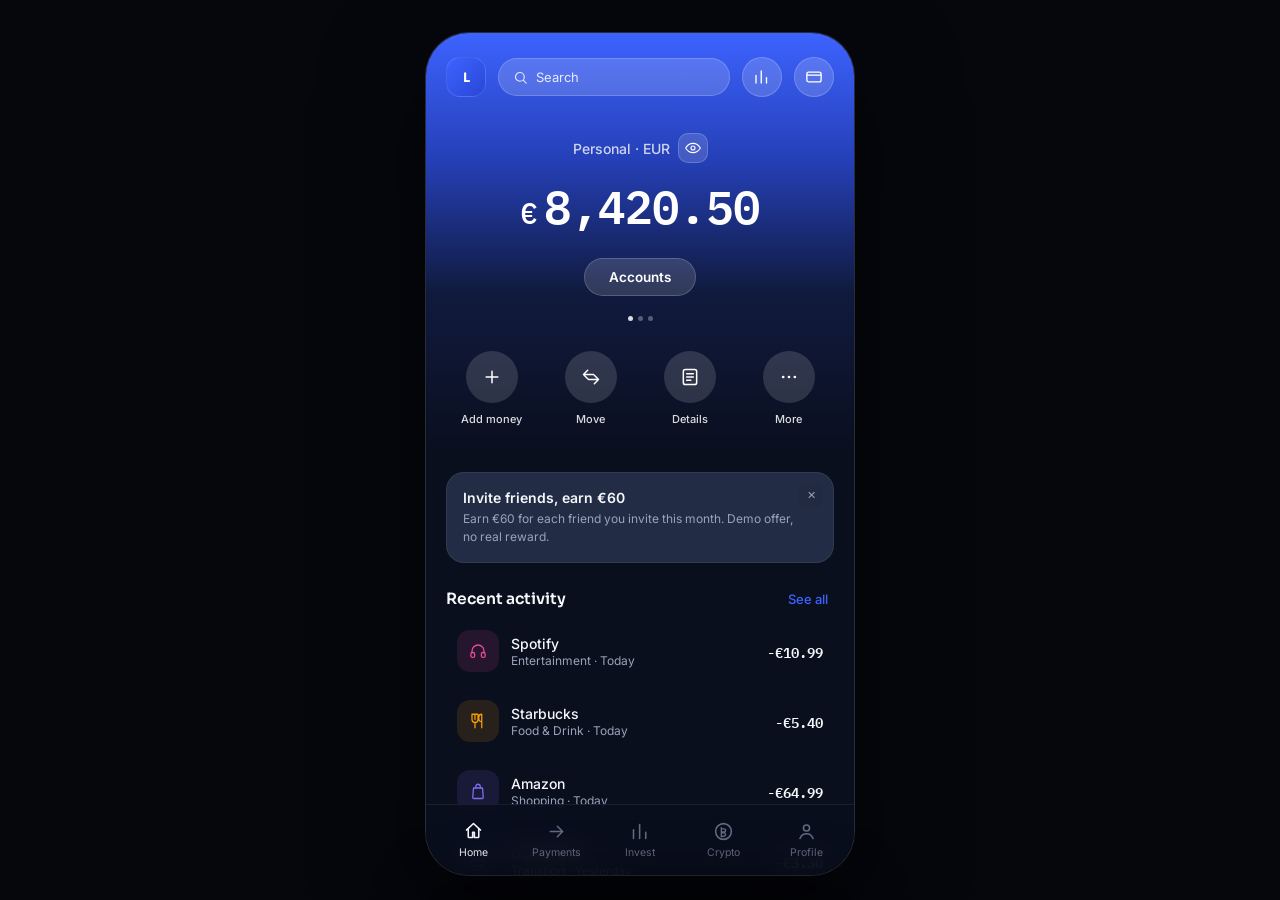
<file: index.html>
<!DOCTYPE html>
<html lang="en">
<head>
<meta charset="UTF-8">
<meta name="viewport" content="width=device-width, initial-scale=1.0, viewport-fit=cover">
<meta name="theme-color" content="#3D63FF">
<title>Nimbus — Banking, simplified</title>
<link rel="preconnect" href="https://fonts.googleapis.com">
<link href="https://fonts.googleapis.com/css2?family=Sora:wght@400;500;600;700;800&family=Inter:wght@400;500;600;700&family=IBM+Plex+Mono:wght@400;500;600;700&display=swap" rel="stylesheet">
<link rel="stylesheet" href="style.css">
</head>
<body>

<div class="app-shell">

  <!-- ===================== TOASTS ===================== -->
  <div class="toast-stack" id="toastStack"></div>

  <!-- ===================== SCREEN: HOME ===================== -->
  <section class="screen active" id="screen-home" data-screen="home">
    <div class="hero-zone">
      <header class="topbar topbar-hero">
        <button class="avatar-btn" data-nav="profile" aria-label="Open profile">
          <span class="avatar-initials" id="avatarInitials">LH</span>
        </button>
        <button class="search-pill" id="searchPillBtn" aria-label="Search">
          <svg width="15" height="15" viewBox="0 0 24 24" fill="none"><circle cx="11" cy="11" r="7" stroke="currentColor" stroke-width="1.8"/><path d="M21 21l-4.3-4.3" stroke="currentColor" stroke-width="1.8" stroke-linecap="round"/></svg>
          <span>Search</span>
        </button>
        <button class="icon-btn icon-btn-ghost" data-nav="analytics" aria-label="Analytics">
          <svg width="18" height="18" viewBox="0 0 24 24" fill="none"><path d="M4 20V10M11 20V4M18 20v-7" stroke="currentColor" stroke-width="1.8" stroke-linecap="round" stroke-linejoin="round"/></svg>
        </button>
        <button class="icon-btn icon-btn-ghost" data-nav="cards" aria-label="Cards">
          <svg width="18" height="18" viewBox="0 0 24 24" fill="none"><rect x="2.5" y="5.5" width="19" height="13" rx="2.5" stroke="currentColor" stroke-width="1.8"/><path d="M2.5 9.5h19" stroke="currentColor" stroke-width="1.8"/></svg>
        </button>
      </header>

      <div class="balance-hero" id="balanceCard">
        <div class="balance-hero-eyebrow-row">
          <span class="balance-hero-eyebrow" id="balanceSub">Personal · EUR</span>
          <button class="eye-btn" id="eyeBtn" aria-label="Toggle balance visibility">
            <svg id="eyeIconOpen" width="16" height="16" viewBox="0 0 24 24" fill="none"><path d="M1 12s4-7 11-7 11 7 11 7-4 7-11 7-11-7-11-7Z" stroke="currentColor" stroke-width="1.7" stroke-linejoin="round"/><circle cx="12" cy="12" r="3" stroke="currentColor" stroke-width="1.7"/></svg>
            <svg id="eyeIconClosed" width="16" height="16" viewBox="0 0 24 24" fill="none" style="display:none"><path d="M3 3l18 18M10.6 10.7a3 3 0 0 0 4.2 4.2M6.6 6.8C4 8.4 2 12 2 12s4 7 11 7c1.9 0 3.6-.5 5-1.2M17.7 17.8C20 16.1 22 12 22 12s-1.6-2.8-4.3-4.8" stroke="currentColor" stroke-width="1.7" stroke-linecap="round" stroke-linejoin="round"/></svg>
          </button>
        </div>
        <div class="balance-hero-amount-row">
          <span class="balance-currency" id="balanceCurrencySymbol">€</span>
          <span class="balance-amount" id="balanceAmount">0.00</span>
        </div>
        <button class="accounts-pill" id="accountsPillBtn">Accounts</button>
        <div class="carousel-dots"><span class="dot active"></span><span class="dot"></span><span class="dot"></span></div>
      </div>

      <div class="quick-actions quick-actions-4">
        <button class="qa-btn" id="qaAddMoney" data-action="addmoney">
          <span class="qa-icon"><svg width="20" height="20" viewBox="0 0 24 24" fill="none"><path d="M12 5v14M5 12h14" stroke="currentColor" stroke-width="1.8" stroke-linecap="round"/></svg></span>
          <span>Add money</span>
        </button>
        <button class="qa-btn" id="qaMove">
          <span class="qa-icon"><svg width="20" height="20" viewBox="0 0 24 24" fill="none"><path d="M8 4l-5 5 5 5M3 9h12M16 20l5-5-5-5M21 15H9" stroke="currentColor" stroke-width="1.8" stroke-linecap="round" stroke-linejoin="round"/></svg></span>
          <span>Move</span>
        </button>
        <button class="qa-btn" id="qaDetails">
          <span class="qa-icon"><svg width="20" height="20" viewBox="0 0 24 24" fill="none"><rect x="4" y="3" width="16" height="18" rx="2.5" stroke="currentColor" stroke-width="1.8"/><path d="M8 8h8M8 12h8M8 16h5" stroke="currentColor" stroke-width="1.8" stroke-linecap="round"/></svg></span>
          <span>Details</span>
        </button>
        <button class="qa-btn" id="qaMore">
          <span class="qa-icon"><svg width="20" height="20" viewBox="0 0 24 24" fill="none"><circle cx="5" cy="12" r="1.6" fill="currentColor"/><circle cx="12" cy="12" r="1.6" fill="currentColor"/><circle cx="19" cy="12" r="1.6" fill="currentColor"/></svg></span>
          <span>More</span>
        </button>
      </div>
    </div>

    <div class="promo-card" id="promoCard">
      <button class="promo-close" id="promoCloseBtn" aria-label="Dismiss">✕</button>
      <div class="promo-title">Invite friends, earn €60</div>
      <div class="promo-sub">Earn €60 for each friend you invite this month. Demo offer, no real reward.</div>
    </div>

    <div class="section-header">
      <h2>Recent activity</h2>
      <button class="link-btn" data-nav="transactions">See all</button>
    </div>
    <div class="tx-list" id="homeTxList"></div>
    <div style="height:24px"></div>
  </section>

  <!-- ===================== SCREEN: TRANSACTIONS ===================== -->
  <section class="screen" id="screen-transactions" data-screen="transactions">
    <header class="subbar">
      <button class="back-btn" data-nav="home" aria-label="Back">
        <svg width="20" height="20" viewBox="0 0 24 24" fill="none"><path d="M15 6l-6 6 6 6" stroke="currentColor" stroke-width="2" stroke-linecap="round" stroke-linejoin="round"/></svg>
      </button>
      <h1>Transactions</h1>
      <button class="icon-btn" id="addTxBtn" aria-label="Add transaction">
        <svg width="20" height="20" viewBox="0 0 24 24" fill="none"><path d="M12 5v14M5 12h14" stroke="currentColor" stroke-width="1.8" stroke-linecap="round"/></svg>
      </button>
    </header>

    <div class="search-row">
      <div class="search-box">
        <svg width="16" height="16" viewBox="0 0 24 24" fill="none"><circle cx="11" cy="11" r="7" stroke="currentColor" stroke-width="1.8"/><path d="M21 21l-4.3-4.3" stroke="currentColor" stroke-width="1.8" stroke-linecap="round"/></svg>
        <input type="text" id="txSearch" placeholder="Search transactions">
      </div>
    </div>

    <div class="filter-row" id="filterRow">
      <button class="chip active" data-filter-type="all">All</button>
      <button class="chip" data-filter-type="income">Income</button>
      <button class="chip" data-filter-type="expense">Expense</button>
    </div>
    <div class="filter-row filter-row-cats" id="filterRowCats">
      <button class="chip chip-ghost active" data-filter-cat="all">All categories</button>
      <button class="chip chip-ghost" data-filter-cat="Food & Drink">Food & Drink</button>
      <button class="chip chip-ghost" data-filter-cat="Transport">Transport</button>
      <button class="chip chip-ghost" data-filter-cat="Shopping">Shopping</button>
      <button class="chip chip-ghost" data-filter-cat="Entertainment">Entertainment</button>
      <button class="chip chip-ghost" data-filter-cat="Bills">Bills</button>
      <button class="chip chip-ghost" data-filter-cat="Travel">Travel</button>
      <button class="chip chip-ghost" data-filter-cat="Income">Income</button>
      <button class="chip chip-ghost" data-filter-cat="Other">Other</button>
    </div>
    <div class="filter-row">
      <input type="date" id="txDateFilter" class="date-input">
      <button class="link-btn" id="clearDateFilter">Clear date</button>
    </div>

    <div class="tx-list" id="fullTxList" style="padding-bottom:20px"></div>
  </section>

  <!-- ===================== SCREEN: TRANSACTION DETAIL ===================== -->
  <section class="screen" id="screen-txdetail" data-screen="txdetail">
    <header class="subbar">
      <button class="back-btn" data-nav="transactions" aria-label="Back">
        <svg width="20" height="20" viewBox="0 0 24 24" fill="none"><path d="M15 6l-6 6 6 6" stroke="currentColor" stroke-width="2" stroke-linecap="round" stroke-linejoin="round"/></svg>
      </button>
      <h1>Details</h1>
      <button class="icon-btn" id="editTxBtn" aria-label="Edit transaction">
        <svg width="18" height="18" viewBox="0 0 24 24" fill="none"><path d="M12 20h9" stroke="currentColor" stroke-width="1.8" stroke-linecap="round"/><path d="M16.5 3.5a2.1 2.1 0 0 1 3 3L7 19l-4 1 1-4L16.5 3.5Z" stroke="currentColor" stroke-width="1.8" stroke-linejoin="round"/></svg>
      </button>
    </header>
    <div class="tx-detail-hero">
      <div class="tx-detail-icon" id="txdIcon">🛍️</div>
      <div class="tx-detail-amount" id="txdAmount">-€0.00</div>
      <div class="tx-detail-merchant" id="txdMerchant">Merchant</div>
      <div class="tx-detail-status" id="txdStatus">Completed</div>
    </div>
    <div class="detail-list">
      <div class="detail-row"><span>Category</span><span id="txdCategory">—</span></div>
      <div class="detail-row"><span>Date &amp; time</span><span id="txdDate">—</span></div>
      <div class="detail-row"><span>Payment method</span><span id="txdMethod">—</span></div>
      <div class="detail-row"><span>Reference</span><span id="txdReference">—</span></div>
      <div class="detail-row"><span>Transaction ID</span><span id="txdId" class="mono-small">—</span></div>
    </div>
    <button class="ghost-btn danger" id="deleteTxBtn" style="margin-top:20px">Remove transaction</button>
  </section>

  <!-- ===================== SCREEN: EDIT TRANSACTION ===================== -->
  <section class="screen" id="screen-txedit" data-screen="txedit">
    <header class="subbar">
      <button class="back-btn" data-nav="txdetail" aria-label="Back">
        <svg width="20" height="20" viewBox="0 0 24 24" fill="none"><path d="M15 6l-6 6 6 6" stroke="currentColor" stroke-width="2" stroke-linecap="round" stroke-linejoin="round"/></svg>
      </button>
      <h1 id="txeditTitle">Edit transaction</h1>
      <span style="width:36px"></span>
    </header>
    <div class="field-label">Merchant name</div>
    <input type="text" id="txeName" class="text-input">
    <div class="field-label">Amount</div>
    <input type="number" step="0.01" id="txeAmount" class="text-input" placeholder="Use negative for expenses">
    <div class="field-label">Category</div>
    <select id="txeCategory" class="text-input">
      <option>Food & Drink</option><option>Transport</option><option>Shopping</option>
      <option>Entertainment</option><option>Bills</option><option>Travel</option>
      <option>Income</option><option>Other</option>
    </select>
    <div class="field-label">Date</div>
    <input type="datetime-local" id="txeDate" class="text-input date-input" style="width:100%">
    <div class="field-label">Reference <span class="field-optional">optional</span></div>
    <input type="text" id="txeReference" class="text-input">
    <button class="primary-btn" id="txeSaveBtn" style="margin-top:24px">Save transaction</button>
  </section>

  <!-- ===================== SCREEN: CARDS ===================== -->
  <section class="screen" id="screen-cards" data-screen="cards">
    <header class="subbar">
      <button class="back-btn" data-nav="home" aria-label="Back">
        <svg width="20" height="20" viewBox="0 0 24 24" fill="none"><path d="M15 6l-6 6 6 6" stroke="currentColor" stroke-width="2" stroke-linecap="round" stroke-linejoin="round"/></svg>
      </button>
      <h1>Cards</h1>
      <span style="width:36px"></span>
    </header>

    <div class="card-tabs">
      <button class="card-tab active" data-cardtab="virtual">Virtual</button>
      <button class="card-tab" data-cardtab="physical">Physical</button>
    </div>

    <div class="card-visual-wrap" id="cardVisualWrap"></div>
    <div class="card-controls" id="cardControls"></div>
  </section>

  <!-- ===================== SCREEN: PAYMENTS ===================== -->
  <section class="screen" id="screen-payments" data-screen="payments">
    <header class="subbar">
      <button class="back-btn" data-nav="home" aria-label="Back">
        <svg width="20" height="20" viewBox="0 0 24 24" fill="none"><path d="M15 6l-6 6 6 6" stroke="currentColor" stroke-width="2" stroke-linecap="round" stroke-linejoin="round"/></svg>
      </button>
      <h1>Send money</h1>
      <span style="width:36px"></span>
    </header>

    <div class="pay-steps" id="payStep1">
      <div class="field-label">Recipient</div>
      <div class="recipient-list" id="recipientList"></div>

      <div class="field-label" style="margin-top:24px">Amount</div>
      <div class="amount-input-row">
        <span id="payCurrencySymbol">€</span>
        <input type="number" id="payAmount" placeholder="0.00" inputmode="decimal">
      </div>

      <div class="field-label">Reference <span class="field-optional">optional</span></div>
      <input type="text" id="payReference" class="text-input" placeholder="What's it for?">

      <button class="primary-btn" id="reviewPaymentBtn" style="margin-top:28px">Review payment</button>
    </div>

    <div class="pay-steps" id="payStep2" style="display:none">
      <div class="review-card">
        <div class="review-row"><span>To</span><span id="reviewRecipient">—</span></div>
        <div class="review-row"><span>Amount</span><span id="reviewAmount">—</span></div>
        <div class="review-row"><span>Reference</span><span id="reviewReference">—</span></div>
        <div class="review-row"><span>Fee</span><span>€0.00</span></div>
      </div>
      <button class="primary-btn" id="confirmPaymentBtn">Confirm &amp; send</button>
      <button class="ghost-btn" id="backToStep1Btn">Go back</button>
    </div>

    <div class="pay-steps pay-success" id="payStep3" style="display:none">
      <div class="success-check">
        <svg width="40" height="40" viewBox="0 0 24 24" fill="none"><path d="M5 13l4 4L19 7" stroke="currentColor" stroke-width="2.5" stroke-linecap="round" stroke-linejoin="round"/></svg>
      </div>
      <h2>Payment sent</h2>
      <p id="successSummary" class="success-summary">—</p>
      <button class="primary-btn" id="doneBtn" style="margin-top:24px">Done</button>
    </div>
  </section>

  <!-- ===================== SCREEN: EXCHANGE ===================== -->
  <section class="screen" id="screen-exchange" data-screen="exchange">
    <header class="subbar">
      <button class="back-btn" data-nav="home" aria-label="Back">
        <svg width="20" height="20" viewBox="0 0 24 24" fill="none"><path d="M15 6l-6 6 6 6" stroke="currentColor" stroke-width="2" stroke-linecap="round" stroke-linejoin="round"/></svg>
      </button>
      <h1>Exchange</h1>
      <span style="width:36px"></span>
    </header>

    <div class="exchange-panel" id="exchangeStep1">
      <div class="ex-box">
        <div class="ex-box-label">You send</div>
        <div class="ex-box-row">
          <input type="number" id="exFromAmount" inputmode="decimal" value="100">
          <button class="currency-pill" id="exFromCurrencyBtn">EUR</button>
        </div>
      </div>

      <button class="swap-btn" id="exSwapBtn" aria-label="Swap currencies">
        <svg width="18" height="18" viewBox="0 0 24 24" fill="none"><path d="M7 10l5-5 5 5M12 5v14M17 14l-5 5-5-5" stroke="currentColor" stroke-width="1.8" stroke-linecap="round" stroke-linejoin="round"/></svg>
      </button>

      <div class="ex-box">
        <div class="ex-box-label">You get</div>
        <div class="ex-box-row">
          <input type="text" id="exToAmount" readonly value="0.00">
          <button class="currency-pill" id="exToCurrencyBtn">GBP</button>
        </div>
      </div>

      <div class="ex-rate-line" id="exRateLine">1 EUR = 0.8600 GBP</div>

      <button class="primary-btn" id="exReviewBtn" style="margin-top:20px">Review conversion</button>
    </div>

    <div class="exchange-panel" id="exchangeStep2" style="display:none">
      <div class="review-card">
        <div class="review-row"><span>You send</span><span id="exReviewFrom">—</span></div>
        <div class="review-row"><span>You get</span><span id="exReviewTo">—</span></div>
        <div class="review-row"><span>Rate</span><span id="exReviewRate">—</span></div>
        <div class="review-row"><span>Fee</span><span>€0.00</span></div>
      </div>
      <button class="primary-btn" id="exConfirmBtn">Confirm exchange</button>
      <button class="ghost-btn" id="exBackBtn">Go back</button>
    </div>

    <div class="exchange-panel pay-success" id="exchangeStep3" style="display:none">
      <div class="success-check">
        <svg width="40" height="40" viewBox="0 0 24 24" fill="none"><path d="M5 13l4 4L19 7" stroke="currentColor" stroke-width="2.5" stroke-linecap="round" stroke-linejoin="round"/></svg>
      </div>
      <h2>Conversion complete</h2>
      <p id="exSuccessSummary" class="success-summary">—</p>
      <button class="primary-btn" id="exDoneBtn" style="margin-top:24px">Done</button>
    </div>
  </section>

  <!-- ===================== SCREEN: ANALYTICS ===================== -->
  <section class="screen" id="screen-analytics" data-screen="analytics">
    <header class="subbar">
      <button class="back-btn" data-nav="home" aria-label="Back">
        <svg width="20" height="20" viewBox="0 0 24 24" fill="none"><path d="M15 6l-6 6 6 6" stroke="currentColor" stroke-width="2" stroke-linecap="round" stroke-linejoin="round"/></svg>
      </button>
      <h1>Analytics</h1>
      <span style="width:36px"></span>
    </header>

    <div class="analytics-summary">
      <div class="an-stat"><span class="an-stat-label">Income</span><span class="an-stat-value positive" id="anIncome">€0.00</span></div>
      <div class="an-stat"><span class="an-stat-label">Expenses</span><span class="an-stat-value negative" id="anExpenses">€0.00</span></div>
      <div class="an-stat"><span class="an-stat-label">Remaining</span><span class="an-stat-value" id="anRemaining">€0.00</span></div>
    </div>

    <h2 class="an-heading">This month, by category</h2>
    <div class="donut-wrap">
      <svg viewBox="0 0 200 200" id="donutChart" class="donut-chart"></svg>
      <div class="donut-center"><span id="donutCenterAmount">€0</span><span class="donut-center-label">spent</span></div>
    </div>
    <div class="cat-legend" id="catLegend"></div>
  </section>

  <!-- ===================== SCREEN: PROFILE ===================== -->
  <section class="screen" id="screen-profile" data-screen="profile">
    <header class="subbar">
      <button class="back-btn" data-nav="home" aria-label="Back">
        <svg width="20" height="20" viewBox="0 0 24 24" fill="none"><path d="M15 6l-6 6 6 6" stroke="currentColor" stroke-width="2" stroke-linecap="round" stroke-linejoin="round"/></svg>
      </button>
      <h1>Profile</h1>
      <span style="width:36px"></span>
    </header>

    <div class="profile-hero">
      <div class="avatar-lg" id="avatarLg">LH</div>
      <div class="profile-name" id="profileName">LtHalkin</div>
      <div class="profile-sub" id="profileAccount">Account •••• 4471</div>
    </div>

    <div class="settings-group">
      <div class="settings-title">Account</div>
      <button class="settings-row" data-settings="personal"><span>Personal information</span><span class="chev">›</span></button>
      <button class="settings-row" data-settings="security"><span>Security</span><span class="chev">›</span></button>
      <button class="settings-row" data-settings="notifications"><span>Notifications</span><span class="chev">›</span></button>
      <button class="settings-row" data-settings="appearance"><span>Appearance</span><span class="chev">›</span></button>
      <button class="settings-row" data-settings="currency"><span>Currency</span><span class="chev">›</span></button>
    </div>

    <div class="settings-group">
      <div class="settings-title">Prototype tools</div>
      <button class="settings-row highlight" data-nav="admin"><span>Demo data / admin panel</span><span class="chev">›</span></button>
    </div>
  </section>

  <!-- ===================== SCREEN: ADMIN ===================== -->
  <section class="screen" id="screen-admin" data-screen="admin">
    <header class="subbar">
      <button class="back-btn" data-nav="profile" aria-label="Back">
        <svg width="20" height="20" viewBox="0 0 24 24" fill="none"><path d="M15 6l-6 6 6 6" stroke="currentColor" stroke-width="2" stroke-linecap="round" stroke-linejoin="round"/></svg>
      </button>
      <h1>Demo data</h1>
      <span style="width:36px"></span>
    </header>

    <div class="admin-banner">This panel edits the simulated data behind this prototype. Nothing here touches a real account — it's all stored in your browser's localStorage.</div>

    <div class="settings-group" style="padding:14px 16px">
      <div class="settings-title" style="padding:0 0 10px">Identity</div>
      <div class="admin-field"><label>Display name</label><input type="text" id="admName" class="text-input"></div>
      <div class="admin-field"><label>Account number (shown masked)</label><input type="text" id="admAccount" class="text-input"></div>
      <div class="admin-field"><label>Currency</label>
        <select id="admCurrency" class="text-input">
          <option value="EUR">EUR — Euro</option>
          <option value="GBP">GBP — British Pound</option>
          <option value="USD">USD — US Dollar</option>
          <option value="CHF">CHF — Swiss Franc</option>
          <option value="CAD">CAD — Canadian Dollar</option>
        </select>
      </div>
    </div>

    <div class="settings-group" style="padding:14px 16px">
      <div class="settings-title" style="padding:0 0 10px">Balances</div>
      <div class="admin-grid2">
        <div class="admin-field"><label>Available balance</label><input type="number" id="admAvailBalance" class="text-input" step="0.01"></div>
        <div class="admin-field"><label>Savings balance</label><input type="number" id="admSavings" class="text-input" step="0.01"></div>
      </div>
    </div>

    <div class="settings-group" style="padding:14px 16px">
      <div class="settings-title" style="padding:0 0 10px">Card</div>
      <div class="admin-grid2">
        <div class="admin-field"><label>Card balance / limit</label><input type="number" id="admCardLimit" class="text-input" step="0.01"></div>
        <div class="admin-field"><label>Card status</label>
          <select id="admCardStatus" class="text-input"><option value="active">Active</option><option value="frozen">Frozen</option></select>
        </div>
      </div>
    </div>

    <div class="settings-group" style="padding:14px 8px">
      <div class="settings-title" style="padding:0 8px 10px">Transactions</div>
      <div id="admTxList"></div>
      <button class="ghost-btn" id="admAddTxBtn" style="margin:6px 8px 4px; width:calc(100% - 16px)">+ Add transaction</button>
    </div>

    <button class="primary-btn" id="admSaveBtn">Save changes</button>
    <button class="ghost-btn" id="admRestoreBtn">Restore default data</button>
    <button class="ghost-btn danger" id="admResetBtn">Reset demo data</button>
  </section>

  <!-- ===================== SCREEN: INVEST ===================== -->
  <section class="screen" id="screen-invest" data-screen="invest">
    <header class="subbar">
      <button class="back-btn" data-nav="home" aria-label="Back">
        <svg width="20" height="20" viewBox="0 0 24 24" fill="none"><path d="M15 6l-6 6 6 6" stroke="currentColor" stroke-width="2" stroke-linecap="round" stroke-linejoin="round"/></svg>
      </button>
      <h1>Invest</h1>
      <span style="width:36px"></span>
    </header>

    <div class="portfolio-card">
      <div class="portfolio-label">Portfolio value</div>
      <div class="portfolio-amount" id="investTotal">€0.00</div>
      <div class="portfolio-change" id="investChange">+€0.00 today</div>
    </div>

    <div class="section-header">
      <h2>Holdings</h2>
    </div>
    <div class="holding-list" id="investList"></div>
  </section>

  <!-- ===================== SCREEN: CRYPTO ===================== -->
  <section class="screen" id="screen-crypto" data-screen="crypto">
    <header class="subbar">
      <button class="back-btn" data-nav="home" aria-label="Back">
        <svg width="20" height="20" viewBox="0 0 24 24" fill="none"><path d="M15 6l-6 6 6 6" stroke="currentColor" stroke-width="2" stroke-linecap="round" stroke-linejoin="round"/></svg>
      </button>
      <h1>Crypto</h1>
      <span style="width:36px"></span>
    </header>

    <div class="portfolio-card">
      <div class="portfolio-label">Crypto value</div>
      <div class="portfolio-amount" id="cryptoTotal">€0.00</div>
      <div class="portfolio-change" id="cryptoChange">+€0.00 today</div>
    </div>

    <div class="section-header">
      <h2>Your coins</h2>
    </div>
    <div class="holding-list" id="cryptoList"></div>
  </section>

  <!-- ===================== BOTTOM NAV ===================== -->
  <nav class="bottom-nav" id="bottomNav">
    <button class="nav-btn active" data-nav="home" data-navkey="home">
      <svg width="21" height="21" viewBox="0 0 24 24" fill="none"><path d="M4 11.5 12 4l8 7.5" stroke="currentColor" stroke-width="1.8" stroke-linecap="round" stroke-linejoin="round"/><path d="M6 10v9a1 1 0 0 0 1 1h4v-6h2v6h4a1 1 0 0 0 1-1v-9" stroke="currentColor" stroke-width="1.8" stroke-linecap="round" stroke-linejoin="round"/></svg>
      <span>Home</span>
    </button>
    <button class="nav-btn" data-nav="payments" data-navkey="payments">
      <svg width="21" height="21" viewBox="0 0 24 24" fill="none"><path d="M5 12h13M13 6l6 6-6 6" stroke="currentColor" stroke-width="1.8" stroke-linecap="round" stroke-linejoin="round"/></svg>
      <span>Payments</span>
    </button>
    <button class="nav-btn" data-nav="invest" data-navkey="invest">
      <svg width="21" height="21" viewBox="0 0 24 24" fill="none"><path d="M4 20V10M11 20V4M18 20v-7" stroke="currentColor" stroke-width="1.8" stroke-linecap="round" stroke-linejoin="round"/></svg>
      <span>Invest</span>
    </button>
    <button class="nav-btn" data-nav="crypto" data-navkey="crypto">
      <svg width="21" height="21" viewBox="0 0 24 24" fill="none"><circle cx="12" cy="12" r="9" stroke="currentColor" stroke-width="1.8"/><path d="M9.5 9h3.2a1.8 1.8 0 0 1 0 3.6H9.5m0-3.6v7.2m0-7.2V7.5m0 9v1.5m3.7-4.4H9.5m3 0a1.9 1.9 0 0 1 0 3.8H9.5" stroke="currentColor" stroke-width="1.5" stroke-linecap="round" stroke-linejoin="round"/></svg>
      <span>Crypto</span>
    </button>
    <button class="nav-btn" data-nav="profile" data-navkey="profile">
      <svg width="21" height="21" viewBox="0 0 24 24" fill="none"><circle cx="12" cy="8" r="3.5" stroke="currentColor" stroke-width="1.8"/><path d="M4.5 20c1.4-3.6 4.4-5.5 7.5-5.5s6.1 1.9 7.5 5.5" stroke="currentColor" stroke-width="1.8" stroke-linecap="round"/></svg>
      <span>Profile</span>
    </button>
  </nav>

  <!-- ===================== SHEETS / MODALS (templates, positioned via JS) ===================== -->
  <div class="sheet-backdrop" id="sheetBackdrop"></div>
  <div class="bottom-sheet" id="actionSheet">
    <div class="sheet-handle"></div>
    <div class="sheet-title" id="actionSheetTitle">Choose an option</div>
    <div id="actionSheetBody"></div>
  </div>

  <div class="modal-backdrop" id="modalBackdrop">
    <div class="modal-card">
      <div class="modal-title" id="modalTitle">Are you sure?</div>
      <div class="modal-body" id="modalBody">This action cannot be undone.</div>
      <div class="modal-actions">
        <button class="ghost-btn mt-0" id="modalCancelBtn" style="flex:1">Cancel</button>
        <button class="danger-btn primary-btn mt-0" id="modalConfirmBtn" style="flex:1">Confirm</button>
      </div>
    </div>
  </div>

</div>

<script src="app.js"></script>
</body>
</html>
</file>
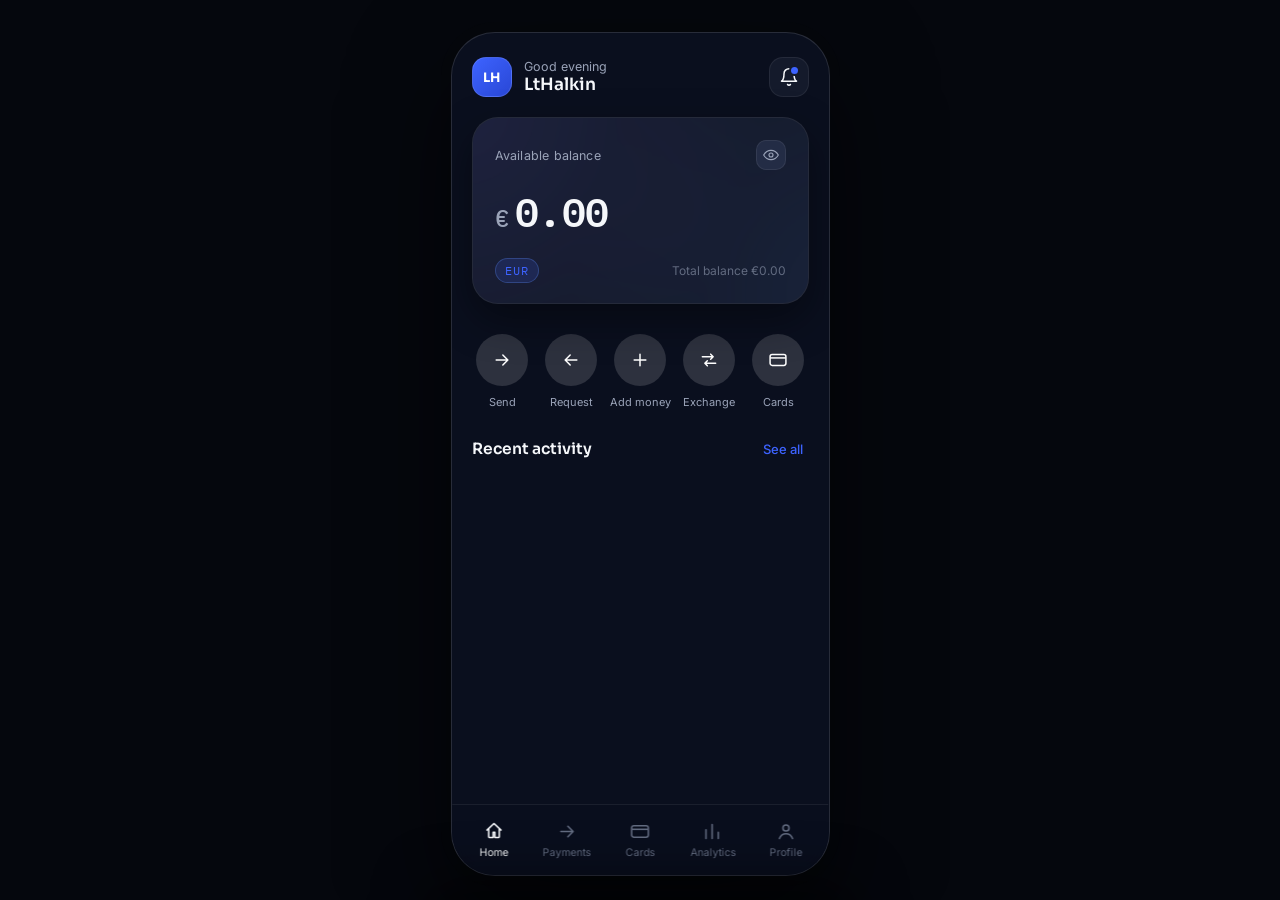
<file: index (3).html>
<!DOCTYPE html>
<html lang="en">
<head>
<meta charset="UTF-8">
<meta name="viewport" content="width=device-width, initial-scale=1.0, viewport-fit=cover">
<title>Nimbus — Banking, simplified</title>
<link rel="preconnect" href="https://fonts.googleapis.com">
<link href="https://fonts.googleapis.com/css2?family=Sora:wght@400;500;600;700;800&family=Inter:wght@400;500;600;700&family=IBM+Plex+Mono:wght@400;500;600;700&display=swap" rel="stylesheet">
<link rel="stylesheet" href="style.css">
</head>
<body>

<div class="app-shell">

  <!-- ===================== TOASTS ===================== -->
  <div class="toast-stack" id="toastStack"></div>

  <!-- ===================== SCREEN: HOME ===================== -->
  <section class="screen active" id="screen-home" data-screen="home">
    <header class="topbar">
      <button class="avatar-btn" data-nav="profile" aria-label="Open profile">
        <span class="avatar-initials" id="avatarInitials">LH</span>
      </button>
      <div class="greeting">
        <span class="greeting-eyebrow" id="greetingEyebrow">Good evening</span>
        <span class="greeting-name" id="greetingName">LtHalkin</span>
      </div>
      <button class="icon-btn" id="notifBtn" aria-label="Notifications">
        <svg width="20" height="20" viewBox="0 0 24 24" fill="none"><path d="M18 8A6 6 0 0 0 6 8c0 7-3 9-3 9h18s-3-2-3-9" stroke="currentColor" stroke-width="1.8" stroke-linecap="round" stroke-linejoin="round"/><path d="M13.7 21a2 2 0 0 1-3.4 0" stroke="currentColor" stroke-width="1.8" stroke-linecap="round"/></svg>
        <span class="notif-dot"></span>
      </button>
    </header>

    <div class="balance-card" id="balanceCard">
      <div class="balance-card-glow"></div>
      <div class="balance-top">
        <span class="balance-label">Available balance</span>
        <button class="eye-btn" id="eyeBtn" aria-label="Toggle balance visibility">
          <svg id="eyeIconOpen" width="18" height="18" viewBox="0 0 24 24" fill="none"><path d="M1 12s4-7 11-7 11 7 11 7-4 7-11 7-11-7-11-7Z" stroke="currentColor" stroke-width="1.7" stroke-linejoin="round"/><circle cx="12" cy="12" r="3" stroke="currentColor" stroke-width="1.7"/></svg>
          <svg id="eyeIconClosed" width="18" height="18" viewBox="0 0 24 24" fill="none" style="display:none"><path d="M3 3l18 18M10.6 10.7a3 3 0 0 0 4.2 4.2M6.6 6.8C4 8.4 2 12 2 12s4 7 11 7c1.9 0 3.6-.5 5-1.2M17.7 17.8C20 16.1 22 12 22 12s-1.6-2.8-4.3-4.8" stroke="currentColor" stroke-width="1.7" stroke-linecap="round" stroke-linejoin="round"/></svg>
        </button>
      </div>
      <div class="balance-amount-row">
        <span class="balance-currency" id="balanceCurrencySymbol">€</span>
        <span class="balance-amount" id="balanceAmount">0.00</span>
      </div>
      <div class="balance-bottom">
        <span class="balance-code" id="balanceCurrencyCode">EUR</span>
        <span class="balance-sub" id="balanceSub">Total balance €0.00</span>
      </div>
    </div>

    <div class="quick-actions">
      <button class="qa-btn" data-nav="payments" data-action="send">
        <span class="qa-icon"><svg width="20" height="20" viewBox="0 0 24 24" fill="none"><path d="M5 12h13M13 6l6 6-6 6" stroke="currentColor" stroke-width="1.8" stroke-linecap="round" stroke-linejoin="round"/></svg></span>
        <span>Send</span>
      </button>
      <button class="qa-btn" id="qaRequest" data-action="request">
        <span class="qa-icon"><svg width="20" height="20" viewBox="0 0 24 24" fill="none"><path d="M19 12H6M11 6l-6 6 6 6" stroke="currentColor" stroke-width="1.8" stroke-linecap="round" stroke-linejoin="round"/></svg></span>
        <span>Request</span>
      </button>
      <button class="qa-btn" id="qaAddMoney" data-action="addmoney">
        <span class="qa-icon"><svg width="20" height="20" viewBox="0 0 24 24" fill="none"><path d="M12 5v14M5 12h14" stroke="currentColor" stroke-width="1.8" stroke-linecap="round"/></svg></span>
        <span>Add money</span>
      </button>
      <button class="qa-btn" data-nav="exchange">
        <span class="qa-icon"><svg width="20" height="20" viewBox="0 0 24 24" fill="none"><path d="M4 8h13M17 8l-3-3M17 8l-3 3M20 16H7M7 16l3-3M7 16l3 3" stroke="currentColor" stroke-width="1.8" stroke-linecap="round" stroke-linejoin="round"/></svg></span>
        <span>Exchange</span>
      </button>
      <button class="qa-btn" data-nav="cards">
        <span class="qa-icon"><svg width="20" height="20" viewBox="0 0 24 24" fill="none"><rect x="2.5" y="5.5" width="19" height="13" rx="2.5" stroke="currentColor" stroke-width="1.8"/><path d="M2.5 9.5h19" stroke="currentColor" stroke-width="1.8"/></svg></span>
        <span>Cards</span>
      </button>
    </div>

    <div class="section-header">
      <h2>Recent activity</h2>
      <button class="link-btn" data-nav="transactions">See all</button>
    </div>
    <div class="tx-list" id="homeTxList"></div>
    <div style="height:24px"></div>
  </section>

  <!-- ===================== SCREEN: TRANSACTIONS ===================== -->
  <section class="screen" id="screen-transactions" data-screen="transactions">
    <header class="subbar">
      <button class="back-btn" data-nav="home" aria-label="Back">
        <svg width="20" height="20" viewBox="0 0 24 24" fill="none"><path d="M15 6l-6 6 6 6" stroke="currentColor" stroke-width="2" stroke-linecap="round" stroke-linejoin="round"/></svg>
      </button>
      <h1>Transactions</h1>
      <button class="icon-btn" id="addTxBtn" aria-label="Add transaction">
        <svg width="20" height="20" viewBox="0 0 24 24" fill="none"><path d="M12 5v14M5 12h14" stroke="currentColor" stroke-width="1.8" stroke-linecap="round"/></svg>
      </button>
    </header>

    <div class="search-row">
      <div class="search-box">
        <svg width="16" height="16" viewBox="0 0 24 24" fill="none"><circle cx="11" cy="11" r="7" stroke="currentColor" stroke-width="1.8"/><path d="M21 21l-4.3-4.3" stroke="currentColor" stroke-width="1.8" stroke-linecap="round"/></svg>
        <input type="text" id="txSearch" placeholder="Search transactions">
      </div>
    </div>

    <div class="filter-row" id="filterRow">
      <button class="chip active" data-filter-type="all">All</button>
      <button class="chip" data-filter-type="income">Income</button>
      <button class="chip" data-filter-type="expense">Expense</button>
    </div>
    <div class="filter-row filter-row-cats" id="filterRowCats">
      <button class="chip chip-ghost active" data-filter-cat="all">All categories</button>
      <button class="chip chip-ghost" data-filter-cat="Food & Drink">Food & Drink</button>
      <button class="chip chip-ghost" data-filter-cat="Transport">Transport</button>
      <button class="chip chip-ghost" data-filter-cat="Shopping">Shopping</button>
      <button class="chip chip-ghost" data-filter-cat="Entertainment">Entertainment</button>
      <button class="chip chip-ghost" data-filter-cat="Bills">Bills</button>
      <button class="chip chip-ghost" data-filter-cat="Travel">Travel</button>
      <button class="chip chip-ghost" data-filter-cat="Income">Income</button>
      <button class="chip chip-ghost" data-filter-cat="Other">Other</button>
    </div>
    <div class="filter-row">
      <input type="date" id="txDateFilter" class="date-input">
      <button class="link-btn" id="clearDateFilter">Clear date</button>
    </div>

    <div class="tx-list" id="fullTxList" style="padding-bottom:20px"></div>
  </section>

  <!-- ===================== SCREEN: TRANSACTION DETAIL ===================== -->
  <section class="screen" id="screen-txdetail" data-screen="txdetail">
    <header class="subbar">
      <button class="back-btn" data-nav="transactions" aria-label="Back">
        <svg width="20" height="20" viewBox="0 0 24 24" fill="none"><path d="M15 6l-6 6 6 6" stroke="currentColor" stroke-width="2" stroke-linecap="round" stroke-linejoin="round"/></svg>
      </button>
      <h1>Details</h1>
      <button class="icon-btn" id="editTxBtn" aria-label="Edit transaction">
        <svg width="18" height="18" viewBox="0 0 24 24" fill="none"><path d="M12 20h9" stroke="currentColor" stroke-width="1.8" stroke-linecap="round"/><path d="M16.5 3.5a2.1 2.1 0 0 1 3 3L7 19l-4 1 1-4L16.5 3.5Z" stroke="currentColor" stroke-width="1.8" stroke-linejoin="round"/></svg>
      </button>
    </header>
    <div class="tx-detail-hero">
      <div class="tx-detail-icon" id="txdIcon">🛍️</div>
      <div class="tx-detail-amount" id="txdAmount">-€0.00</div>
      <div class="tx-detail-merchant" id="txdMerchant">Merchant</div>
      <div class="tx-detail-status" id="txdStatus">Completed</div>
    </div>
    <div class="detail-list">
      <div class="detail-row"><span>Category</span><span id="txdCategory">—</span></div>
      <div class="detail-row"><span>Date &amp; time</span><span id="txdDate">—</span></div>
      <div class="detail-row"><span>Payment method</span><span id="txdMethod">—</span></div>
      <div class="detail-row"><span>Reference</span><span id="txdReference">—</span></div>
      <div class="detail-row"><span>Transaction ID</span><span id="txdId" class="mono-small">—</span></div>
    </div>
    <button class="ghost-btn danger" id="deleteTxBtn" style="margin-top:20px">Remove transaction</button>
  </section>

  <!-- ===================== SCREEN: EDIT TRANSACTION ===================== -->
  <section class="screen" id="screen-txedit" data-screen="txedit">
    <header class="subbar">
      <button class="back-btn" data-nav="txdetail" aria-label="Back">
        <svg width="20" height="20" viewBox="0 0 24 24" fill="none"><path d="M15 6l-6 6 6 6" stroke="currentColor" stroke-width="2" stroke-linecap="round" stroke-linejoin="round"/></svg>
      </button>
      <h1 id="txeditTitle">Edit transaction</h1>
      <span style="width:36px"></span>
    </header>
    <div class="field-label">Merchant name</div>
    <input type="text" id="txeName" class="text-input">
    <div class="field-label">Amount</div>
    <input type="number" step="0.01" id="txeAmount" class="text-input" placeholder="Use negative for expenses">
    <div class="field-label">Category</div>
    <select id="txeCategory" class="text-input">
      <option>Food & Drink</option><option>Transport</option><option>Shopping</option>
      <option>Entertainment</option><option>Bills</option><option>Travel</option>
      <option>Income</option><option>Other</option>
    </select>
    <div class="field-label">Date</div>
    <input type="datetime-local" id="txeDate" class="text-input date-input" style="width:100%">
    <div class="field-label">Reference <span class="field-optional">optional</span></div>
    <input type="text" id="txeReference" class="text-input">
    <button class="primary-btn" id="txeSaveBtn" style="margin-top:24px">Save transaction</button>
  </section>

  <!-- ===================== SCREEN: CARDS ===================== -->
  <section class="screen" id="screen-cards" data-screen="cards">
    <header class="subbar">
      <button class="back-btn" data-nav="home" aria-label="Back">
        <svg width="20" height="20" viewBox="0 0 24 24" fill="none"><path d="M15 6l-6 6 6 6" stroke="currentColor" stroke-width="2" stroke-linecap="round" stroke-linejoin="round"/></svg>
      </button>
      <h1>Cards</h1>
      <span style="width:36px"></span>
    </header>

    <div class="card-tabs">
      <button class="card-tab active" data-cardtab="virtual">Virtual</button>
      <button class="card-tab" data-cardtab="physical">Physical</button>
    </div>

    <div class="card-visual-wrap" id="cardVisualWrap"></div>
    <div class="card-controls" id="cardControls"></div>
  </section>

  <!-- ===================== SCREEN: PAYMENTS ===================== -->
  <section class="screen" id="screen-payments" data-screen="payments">
    <header class="subbar">
      <button class="back-btn" data-nav="home" aria-label="Back">
        <svg width="20" height="20" viewBox="0 0 24 24" fill="none"><path d="M15 6l-6 6 6 6" stroke="currentColor" stroke-width="2" stroke-linecap="round" stroke-linejoin="round"/></svg>
      </button>
      <h1>Send money</h1>
      <span style="width:36px"></span>
    </header>

    <div class="pay-steps" id="payStep1">
      <div class="field-label">Recipient</div>
      <div class="recipient-list" id="recipientList"></div>

      <div class="field-label" style="margin-top:24px">Amount</div>
      <div class="amount-input-row">
        <span id="payCurrencySymbol">€</span>
        <input type="number" id="payAmount" placeholder="0.00" inputmode="decimal">
      </div>

      <div class="field-label">Reference <span class="field-optional">optional</span></div>
      <input type="text" id="payReference" class="text-input" placeholder="What's it for?">

      <button class="primary-btn" id="reviewPaymentBtn" style="margin-top:28px">Review payment</button>
    </div>

    <div class="pay-steps" id="payStep2" style="display:none">
      <div class="review-card">
        <div class="review-row"><span>To</span><span id="reviewRecipient">—</span></div>
        <div class="review-row"><span>Amount</span><span id="reviewAmount">—</span></div>
        <div class="review-row"><span>Reference</span><span id="reviewReference">—</span></div>
        <div class="review-row"><span>Fee</span><span>€0.00</span></div>
      </div>
      <button class="primary-btn" id="confirmPaymentBtn">Confirm &amp; send</button>
      <button class="ghost-btn" id="backToStep1Btn">Go back</button>
    </div>

    <div class="pay-steps pay-success" id="payStep3" style="display:none">
      <div class="success-check">
        <svg width="40" height="40" viewBox="0 0 24 24" fill="none"><path d="M5 13l4 4L19 7" stroke="currentColor" stroke-width="2.5" stroke-linecap="round" stroke-linejoin="round"/></svg>
      </div>
      <h2>Payment sent</h2>
      <p id="successSummary" class="success-summary">—</p>
      <button class="primary-btn" id="doneBtn" style="margin-top:24px">Done</button>
    </div>
  </section>

  <!-- ===================== SCREEN: EXCHANGE ===================== -->
  <section class="screen" id="screen-exchange" data-screen="exchange">
    <header class="subbar">
      <button class="back-btn" data-nav="home" aria-label="Back">
        <svg width="20" height="20" viewBox="0 0 24 24" fill="none"><path d="M15 6l-6 6 6 6" stroke="currentColor" stroke-width="2" stroke-linecap="round" stroke-linejoin="round"/></svg>
      </button>
      <h1>Exchange</h1>
      <span style="width:36px"></span>
    </header>

    <div class="exchange-panel" id="exchangeStep1">
      <div class="ex-box">
        <div class="ex-box-label">You send</div>
        <div class="ex-box-row">
          <input type="number" id="exFromAmount" inputmode="decimal" value="100">
          <button class="currency-pill" id="exFromCurrencyBtn">EUR</button>
        </div>
      </div>

      <button class="swap-btn" id="exSwapBtn" aria-label="Swap currencies">
        <svg width="18" height="18" viewBox="0 0 24 24" fill="none"><path d="M7 10l5-5 5 5M12 5v14M17 14l-5 5-5-5" stroke="currentColor" stroke-width="1.8" stroke-linecap="round" stroke-linejoin="round"/></svg>
      </button>

      <div class="ex-box">
        <div class="ex-box-label">You get</div>
        <div class="ex-box-row">
          <input type="text" id="exToAmount" readonly value="0.00">
          <button class="currency-pill" id="exToCurrencyBtn">GBP</button>
        </div>
      </div>

      <div class="ex-rate-line" id="exRateLine">1 EUR = 0.8600 GBP</div>

      <button class="primary-btn" id="exReviewBtn" style="margin-top:20px">Review conversion</button>
    </div>

    <div class="exchange-panel" id="exchangeStep2" style="display:none">
      <div class="review-card">
        <div class="review-row"><span>You send</span><span id="exReviewFrom">—</span></div>
        <div class="review-row"><span>You get</span><span id="exReviewTo">—</span></div>
        <div class="review-row"><span>Rate</span><span id="exReviewRate">—</span></div>
        <div class="review-row"><span>Fee</span><span>€0.00</span></div>
      </div>
      <button class="primary-btn" id="exConfirmBtn">Confirm exchange</button>
      <button class="ghost-btn" id="exBackBtn">Go back</button>
    </div>

    <div class="exchange-panel pay-success" id="exchangeStep3" style="display:none">
      <div class="success-check">
        <svg width="40" height="40" viewBox="0 0 24 24" fill="none"><path d="M5 13l4 4L19 7" stroke="currentColor" stroke-width="2.5" stroke-linecap="round" stroke-linejoin="round"/></svg>
      </div>
      <h2>Conversion complete</h2>
      <p id="exSuccessSummary" class="success-summary">—</p>
      <button class="primary-btn" id="exDoneBtn" style="margin-top:24px">Done</button>
    </div>
  </section>

  <!-- ===================== SCREEN: ANALYTICS ===================== -->
  <section class="screen" id="screen-analytics" data-screen="analytics">
    <header class="subbar">
      <button class="back-btn" data-nav="home" aria-label="Back">
        <svg width="20" height="20" viewBox="0 0 24 24" fill="none"><path d="M15 6l-6 6 6 6" stroke="currentColor" stroke-width="2" stroke-linecap="round" stroke-linejoin="round"/></svg>
      </button>
      <h1>Analytics</h1>
      <span style="width:36px"></span>
    </header>

    <div class="analytics-summary">
      <div class="an-stat"><span class="an-stat-label">Income</span><span class="an-stat-value positive" id="anIncome">€0.00</span></div>
      <div class="an-stat"><span class="an-stat-label">Expenses</span><span class="an-stat-value negative" id="anExpenses">€0.00</span></div>
      <div class="an-stat"><span class="an-stat-label">Remaining</span><span class="an-stat-value" id="anRemaining">€0.00</span></div>
    </div>

    <h2 class="an-heading">This month, by category</h2>
    <div class="donut-wrap">
      <svg viewBox="0 0 200 200" id="donutChart" class="donut-chart"></svg>
      <div class="donut-center"><span id="donutCenterAmount">€0</span><span class="donut-center-label">spent</span></div>
    </div>
    <div class="cat-legend" id="catLegend"></div>
  </section>

  <!-- ===================== SCREEN: PROFILE ===================== -->
  <section class="screen" id="screen-profile" data-screen="profile">
    <header class="subbar">
      <button class="back-btn" data-nav="home" aria-label="Back">
        <svg width="20" height="20" viewBox="0 0 24 24" fill="none"><path d="M15 6l-6 6 6 6" stroke="currentColor" stroke-width="2" stroke-linecap="round" stroke-linejoin="round"/></svg>
      </button>
      <h1>Profile</h1>
      <span style="width:36px"></span>
    </header>

    <div class="profile-hero">
      <div class="avatar-lg" id="avatarLg">LH</div>
      <div class="profile-name" id="profileName">LtHalkin</div>
      <div class="profile-sub" id="profileAccount">Account •••• 4471</div>
    </div>

    <div class="settings-group">
      <div class="settings-title">Account</div>
      <button class="settings-row" data-settings="personal"><span>Personal information</span><span class="chev">›</span></button>
      <button class="settings-row" data-settings="security"><span>Security</span><span class="chev">›</span></button>
      <button class="settings-row" data-settings="notifications"><span>Notifications</span><span class="chev">›</span></button>
      <button class="settings-row" data-settings="appearance"><span>Appearance</span><span class="chev">›</span></button>
      <button class="settings-row" data-settings="currency"><span>Currency</span><span class="chev">›</span></button>
    </div>

    <div class="settings-group">
      <div class="settings-title">Prototype tools</div>
      <button class="settings-row highlight" data-nav="admin"><span>Demo data / admin panel</span><span class="chev">›</span></button>
    </div>
  </section>

  <!-- ===================== SCREEN: ADMIN ===================== -->
  <section class="screen" id="screen-admin" data-screen="admin">
    <header class="subbar">
      <button class="back-btn" data-nav="profile" aria-label="Back">
        <svg width="20" height="20" viewBox="0 0 24 24" fill="none"><path d="M15 6l-6 6 6 6" stroke="currentColor" stroke-width="2" stroke-linecap="round" stroke-linejoin="round"/></svg>
      </button>
      <h1>Demo data</h1>
      <span style="width:36px"></span>
    </header>

    <div class="admin-banner">This panel edits the simulated data behind this prototype. Nothing here touches a real account — it's all stored in your browser's localStorage.</div>

    <div class="settings-group" style="padding:14px 16px">
      <div class="settings-title" style="padding:0 0 10px">Identity</div>
      <div class="admin-field"><label>Display name</label><input type="text" id="admName" class="text-input"></div>
      <div class="admin-field"><label>Account number (shown masked)</label><input type="text" id="admAccount" class="text-input"></div>
      <div class="admin-field"><label>Currency</label>
        <select id="admCurrency" class="text-input">
          <option value="EUR">EUR — Euro</option>
          <option value="GBP">GBP — British Pound</option>
          <option value="USD">USD — US Dollar</option>
          <option value="CHF">CHF — Swiss Franc</option>
          <option value="CAD">CAD — Canadian Dollar</option>
        </select>
      </div>
    </div>

    <div class="settings-group" style="padding:14px 16px">
      <div class="settings-title" style="padding:0 0 10px">Balances</div>
      <div class="admin-grid2">
        <div class="admin-field"><label>Available balance</label><input type="number" id="admAvailBalance" class="text-input" step="0.01"></div>
        <div class="admin-field"><label>Savings balance</label><input type="number" id="admSavings" class="text-input" step="0.01"></div>
      </div>
    </div>

    <div class="settings-group" style="padding:14px 16px">
      <div class="settings-title" style="padding:0 0 10px">Card</div>
      <div class="admin-grid2">
        <div class="admin-field"><label>Card balance / limit</label><input type="number" id="admCardLimit" class="text-input" step="0.01"></div>
        <div class="admin-field"><label>Card status</label>
          <select id="admCardStatus" class="text-input"><option value="active">Active</option><option value="frozen">Frozen</option></select>
        </div>
      </div>
    </div>

    <div class="settings-group" style="padding:14px 8px">
      <div class="settings-title" style="padding:0 8px 10px">Transactions</div>
      <div id="admTxList"></div>
      <button class="ghost-btn" id="admAddTxBtn" style="margin:6px 8px 4px; width:calc(100% - 16px)">+ Add transaction</button>
    </div>

    <button class="primary-btn" id="admSaveBtn">Save changes</button>
    <button class="ghost-btn" id="admRestoreBtn">Restore default data</button>
    <button class="ghost-btn danger" id="admResetBtn">Reset demo data</button>
  </section>

  <!-- ===================== BOTTOM NAV ===================== -->
  <nav class="bottom-nav" id="bottomNav">
    <button class="nav-btn active" data-nav="home" data-navkey="home">
      <svg width="21" height="21" viewBox="0 0 24 24" fill="none"><path d="M4 11.5 12 4l8 7.5" stroke="currentColor" stroke-width="1.8" stroke-linecap="round" stroke-linejoin="round"/><path d="M6 10v9a1 1 0 0 0 1 1h4v-6h2v6h4a1 1 0 0 0 1-1v-9" stroke="currentColor" stroke-width="1.8" stroke-linecap="round" stroke-linejoin="round"/></svg>
      <span>Home</span>
    </button>
    <button class="nav-btn" data-nav="payments" data-navkey="payments">
      <svg width="21" height="21" viewBox="0 0 24 24" fill="none"><path d="M5 12h13M13 6l6 6-6 6" stroke="currentColor" stroke-width="1.8" stroke-linecap="round" stroke-linejoin="round"/></svg>
      <span>Payments</span>
    </button>
    <button class="nav-btn" data-nav="cards" data-navkey="cards">
      <svg width="21" height="21" viewBox="0 0 24 24" fill="none"><rect x="2.5" y="5.5" width="19" height="13" rx="2.5" stroke="currentColor" stroke-width="1.8"/><path d="M2.5 9.5h19" stroke="currentColor" stroke-width="1.8"/></svg>
      <span>Cards</span>
    </button>
    <button class="nav-btn" data-nav="analytics" data-navkey="analytics">
      <svg width="21" height="21" viewBox="0 0 24 24" fill="none"><path d="M4 20V10M11 20V4M18 20v-7" stroke="currentColor" stroke-width="1.8" stroke-linecap="round" stroke-linejoin="round"/></svg>
      <span>Analytics</span>
    </button>
    <button class="nav-btn" data-nav="profile" data-navkey="profile">
      <svg width="21" height="21" viewBox="0 0 24 24" fill="none"><circle cx="12" cy="8" r="3.5" stroke="currentColor" stroke-width="1.8"/><path d="M4.5 20c1.4-3.6 4.4-5.5 7.5-5.5s6.1 1.9 7.5 5.5" stroke="currentColor" stroke-width="1.8" stroke-linecap="round"/></svg>
      <span>Profile</span>
    </button>
  </nav>

  <!-- ===================== SHEETS / MODALS (templates, positioned via JS) ===================== -->
  <div class="sheet-backdrop" id="sheetBackdrop"></div>
  <div class="bottom-sheet" id="currencySheet">
    <div class="sheet-handle"></div>
    <div class="sheet-title" id="currencySheetTitle">Choose currency</div>
    <div id="currencySheetOptions"></div>
  </div>

  <div class="modal-backdrop" id="modalBackdrop">
    <div class="modal-card">
      <div class="modal-title" id="modalTitle">Are you sure?</div>
      <div class="modal-body" id="modalBody">This action cannot be undone.</div>
      <div class="modal-actions">
        <button class="ghost-btn mt-0" id="modalCancelBtn" style="flex:1">Cancel</button>
        <button class="danger-btn primary-btn mt-0" id="modalConfirmBtn" style="flex:1">Confirm</button>
      </div>
    </div>
  </div>

</div>

<script src="app.js"></script>
</body>
</html>
</file>
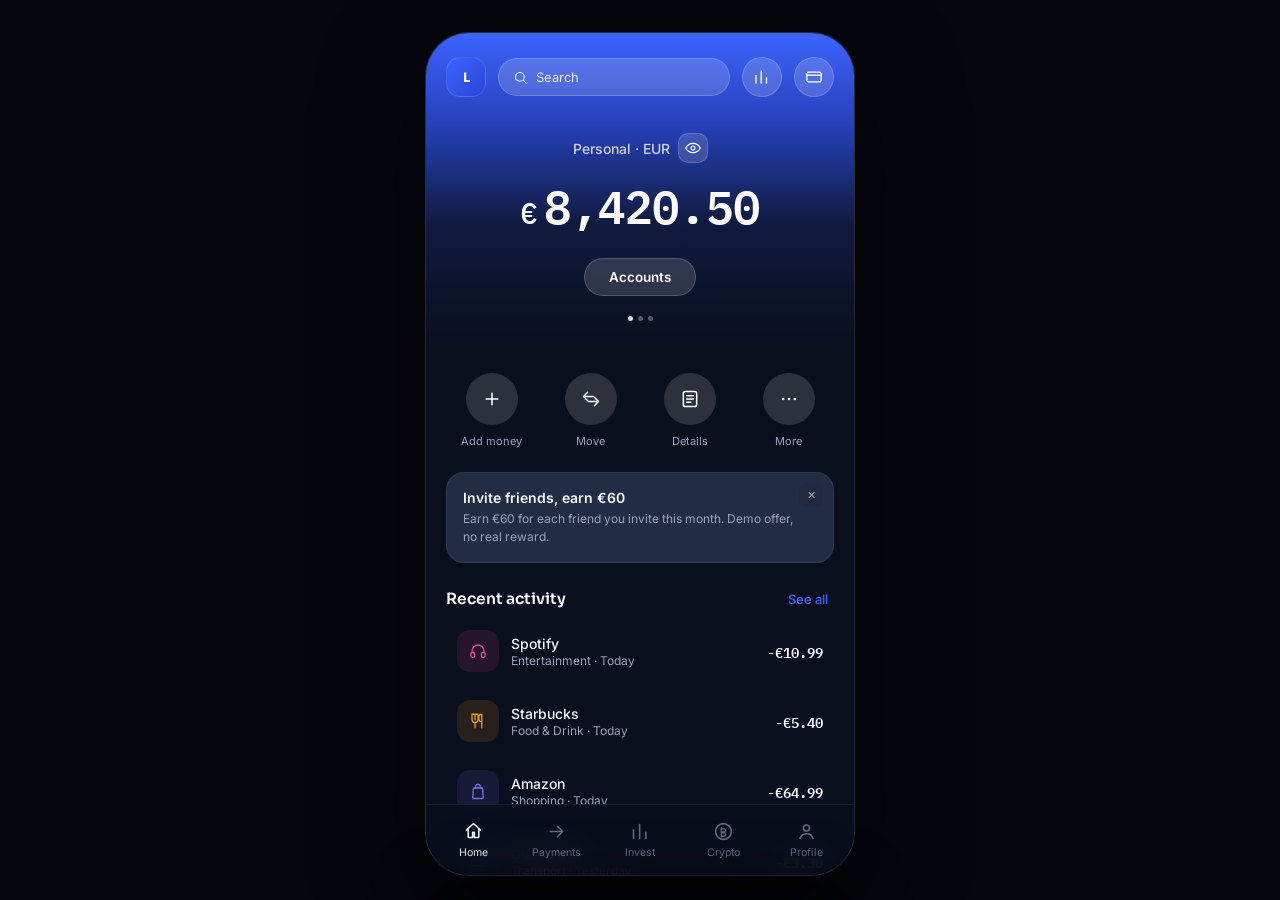
<file: index (4).html>
<!DOCTYPE html>
<html lang="en">
<head>
<meta charset="UTF-8">
<meta name="viewport" content="width=device-width, initial-scale=1.0, viewport-fit=cover">
<title>Nimbus — Banking, simplified</title>
<link rel="preconnect" href="https://fonts.googleapis.com">
<link href="https://fonts.googleapis.com/css2?family=Sora:wght@400;500;600;700;800&family=Inter:wght@400;500;600;700&family=IBM+Plex+Mono:wght@400;500;600;700&display=swap" rel="stylesheet">
<link rel="stylesheet" href="style.css">
</head>
<body>

<div class="app-shell">

  <!-- ===================== TOASTS ===================== -->
  <div class="toast-stack" id="toastStack"></div>

  <!-- ===================== SCREEN: HOME ===================== -->
  <section class="screen active" id="screen-home" data-screen="home">
    <div class="hero-zone">
      <header class="topbar topbar-hero">
        <button class="avatar-btn" data-nav="profile" aria-label="Open profile">
          <span class="avatar-initials" id="avatarInitials">LH</span>
        </button>
        <button class="search-pill" id="searchPillBtn" aria-label="Search">
          <svg width="15" height="15" viewBox="0 0 24 24" fill="none"><circle cx="11" cy="11" r="7" stroke="currentColor" stroke-width="1.8"/><path d="M21 21l-4.3-4.3" stroke="currentColor" stroke-width="1.8" stroke-linecap="round"/></svg>
          <span>Search</span>
        </button>
        <button class="icon-btn icon-btn-ghost" data-nav="analytics" aria-label="Analytics">
          <svg width="18" height="18" viewBox="0 0 24 24" fill="none"><path d="M4 20V10M11 20V4M18 20v-7" stroke="currentColor" stroke-width="1.8" stroke-linecap="round" stroke-linejoin="round"/></svg>
        </button>
        <button class="icon-btn icon-btn-ghost" data-nav="cards" aria-label="Cards">
          <svg width="18" height="18" viewBox="0 0 24 24" fill="none"><rect x="2.5" y="5.5" width="19" height="13" rx="2.5" stroke="currentColor" stroke-width="1.8"/><path d="M2.5 9.5h19" stroke="currentColor" stroke-width="1.8"/></svg>
        </button>
      </header>

      <div class="balance-hero" id="balanceCard">
        <div class="balance-hero-eyebrow-row">
          <span class="balance-hero-eyebrow" id="balanceSub">Personal · EUR</span>
          <button class="eye-btn" id="eyeBtn" aria-label="Toggle balance visibility">
            <svg id="eyeIconOpen" width="16" height="16" viewBox="0 0 24 24" fill="none"><path d="M1 12s4-7 11-7 11 7 11 7-4 7-11 7-11-7-11-7Z" stroke="currentColor" stroke-width="1.7" stroke-linejoin="round"/><circle cx="12" cy="12" r="3" stroke="currentColor" stroke-width="1.7"/></svg>
            <svg id="eyeIconClosed" width="16" height="16" viewBox="0 0 24 24" fill="none" style="display:none"><path d="M3 3l18 18M10.6 10.7a3 3 0 0 0 4.2 4.2M6.6 6.8C4 8.4 2 12 2 12s4 7 11 7c1.9 0 3.6-.5 5-1.2M17.7 17.8C20 16.1 22 12 22 12s-1.6-2.8-4.3-4.8" stroke="currentColor" stroke-width="1.7" stroke-linecap="round" stroke-linejoin="round"/></svg>
          </button>
        </div>
        <div class="balance-hero-amount-row">
          <span class="balance-currency" id="balanceCurrencySymbol">€</span>
          <span class="balance-amount" id="balanceAmount">0.00</span>
        </div>
        <button class="accounts-pill" id="accountsPillBtn">Accounts</button>
        <div class="carousel-dots"><span class="dot active"></span><span class="dot"></span><span class="dot"></span></div>
      </div>
    </div>

    <div class="quick-actions quick-actions-4">
      <button class="qa-btn" id="qaAddMoney" data-action="addmoney">
        <span class="qa-icon"><svg width="20" height="20" viewBox="0 0 24 24" fill="none"><path d="M12 5v14M5 12h14" stroke="currentColor" stroke-width="1.8" stroke-linecap="round"/></svg></span>
        <span>Add money</span>
      </button>
      <button class="qa-btn" id="qaMove">
        <span class="qa-icon"><svg width="20" height="20" viewBox="0 0 24 24" fill="none"><path d="M8 4l-5 5 5 5M3 9h12M16 20l5-5-5-5M21 15H9" stroke="currentColor" stroke-width="1.8" stroke-linecap="round" stroke-linejoin="round"/></svg></span>
        <span>Move</span>
      </button>
      <button class="qa-btn" id="qaDetails">
        <span class="qa-icon"><svg width="20" height="20" viewBox="0 0 24 24" fill="none"><rect x="4" y="3" width="16" height="18" rx="2.5" stroke="currentColor" stroke-width="1.8"/><path d="M8 8h8M8 12h8M8 16h5" stroke="currentColor" stroke-width="1.8" stroke-linecap="round"/></svg></span>
        <span>Details</span>
      </button>
      <button class="qa-btn" id="qaMore">
        <span class="qa-icon"><svg width="20" height="20" viewBox="0 0 24 24" fill="none"><circle cx="5" cy="12" r="1.6" fill="currentColor"/><circle cx="12" cy="12" r="1.6" fill="currentColor"/><circle cx="19" cy="12" r="1.6" fill="currentColor"/></svg></span>
        <span>More</span>
      </button>
    </div>

    <div class="promo-card" id="promoCard">
      <button class="promo-close" id="promoCloseBtn" aria-label="Dismiss">✕</button>
      <div class="promo-title">Invite friends, earn €60</div>
      <div class="promo-sub">Earn €60 for each friend you invite this month. Demo offer, no real reward.</div>
    </div>

    <div class="section-header">
      <h2>Recent activity</h2>
      <button class="link-btn" data-nav="transactions">See all</button>
    </div>
    <div class="tx-list" id="homeTxList"></div>
    <div style="height:24px"></div>
  </section>

  <!-- ===================== SCREEN: TRANSACTIONS ===================== -->
  <section class="screen" id="screen-transactions" data-screen="transactions">
    <header class="subbar">
      <button class="back-btn" data-nav="home" aria-label="Back">
        <svg width="20" height="20" viewBox="0 0 24 24" fill="none"><path d="M15 6l-6 6 6 6" stroke="currentColor" stroke-width="2" stroke-linecap="round" stroke-linejoin="round"/></svg>
      </button>
      <h1>Transactions</h1>
      <button class="icon-btn" id="addTxBtn" aria-label="Add transaction">
        <svg width="20" height="20" viewBox="0 0 24 24" fill="none"><path d="M12 5v14M5 12h14" stroke="currentColor" stroke-width="1.8" stroke-linecap="round"/></svg>
      </button>
    </header>

    <div class="search-row">
      <div class="search-box">
        <svg width="16" height="16" viewBox="0 0 24 24" fill="none"><circle cx="11" cy="11" r="7" stroke="currentColor" stroke-width="1.8"/><path d="M21 21l-4.3-4.3" stroke="currentColor" stroke-width="1.8" stroke-linecap="round"/></svg>
        <input type="text" id="txSearch" placeholder="Search transactions">
      </div>
    </div>

    <div class="filter-row" id="filterRow">
      <button class="chip active" data-filter-type="all">All</button>
      <button class="chip" data-filter-type="income">Income</button>
      <button class="chip" data-filter-type="expense">Expense</button>
    </div>
    <div class="filter-row filter-row-cats" id="filterRowCats">
      <button class="chip chip-ghost active" data-filter-cat="all">All categories</button>
      <button class="chip chip-ghost" data-filter-cat="Food & Drink">Food & Drink</button>
      <button class="chip chip-ghost" data-filter-cat="Transport">Transport</button>
      <button class="chip chip-ghost" data-filter-cat="Shopping">Shopping</button>
      <button class="chip chip-ghost" data-filter-cat="Entertainment">Entertainment</button>
      <button class="chip chip-ghost" data-filter-cat="Bills">Bills</button>
      <button class="chip chip-ghost" data-filter-cat="Travel">Travel</button>
      <button class="chip chip-ghost" data-filter-cat="Income">Income</button>
      <button class="chip chip-ghost" data-filter-cat="Other">Other</button>
    </div>
    <div class="filter-row">
      <input type="date" id="txDateFilter" class="date-input">
      <button class="link-btn" id="clearDateFilter">Clear date</button>
    </div>

    <div class="tx-list" id="fullTxList" style="padding-bottom:20px"></div>
  </section>

  <!-- ===================== SCREEN: TRANSACTION DETAIL ===================== -->
  <section class="screen" id="screen-txdetail" data-screen="txdetail">
    <header class="subbar">
      <button class="back-btn" data-nav="transactions" aria-label="Back">
        <svg width="20" height="20" viewBox="0 0 24 24" fill="none"><path d="M15 6l-6 6 6 6" stroke="currentColor" stroke-width="2" stroke-linecap="round" stroke-linejoin="round"/></svg>
      </button>
      <h1>Details</h1>
      <button class="icon-btn" id="editTxBtn" aria-label="Edit transaction">
        <svg width="18" height="18" viewBox="0 0 24 24" fill="none"><path d="M12 20h9" stroke="currentColor" stroke-width="1.8" stroke-linecap="round"/><path d="M16.5 3.5a2.1 2.1 0 0 1 3 3L7 19l-4 1 1-4L16.5 3.5Z" stroke="currentColor" stroke-width="1.8" stroke-linejoin="round"/></svg>
      </button>
    </header>
    <div class="tx-detail-hero">
      <div class="tx-detail-icon" id="txdIcon">🛍️</div>
      <div class="tx-detail-amount" id="txdAmount">-€0.00</div>
      <div class="tx-detail-merchant" id="txdMerchant">Merchant</div>
      <div class="tx-detail-status" id="txdStatus">Completed</div>
    </div>
    <div class="detail-list">
      <div class="detail-row"><span>Category</span><span id="txdCategory">—</span></div>
      <div class="detail-row"><span>Date &amp; time</span><span id="txdDate">—</span></div>
      <div class="detail-row"><span>Payment method</span><span id="txdMethod">—</span></div>
      <div class="detail-row"><span>Reference</span><span id="txdReference">—</span></div>
      <div class="detail-row"><span>Transaction ID</span><span id="txdId" class="mono-small">—</span></div>
    </div>
    <button class="ghost-btn danger" id="deleteTxBtn" style="margin-top:20px">Remove transaction</button>
  </section>

  <!-- ===================== SCREEN: EDIT TRANSACTION ===================== -->
  <section class="screen" id="screen-txedit" data-screen="txedit">
    <header class="subbar">
      <button class="back-btn" data-nav="txdetail" aria-label="Back">
        <svg width="20" height="20" viewBox="0 0 24 24" fill="none"><path d="M15 6l-6 6 6 6" stroke="currentColor" stroke-width="2" stroke-linecap="round" stroke-linejoin="round"/></svg>
      </button>
      <h1 id="txeditTitle">Edit transaction</h1>
      <span style="width:36px"></span>
    </header>
    <div class="field-label">Merchant name</div>
    <input type="text" id="txeName" class="text-input">
    <div class="field-label">Amount</div>
    <input type="number" step="0.01" id="txeAmount" class="text-input" placeholder="Use negative for expenses">
    <div class="field-label">Category</div>
    <select id="txeCategory" class="text-input">
      <option>Food & Drink</option><option>Transport</option><option>Shopping</option>
      <option>Entertainment</option><option>Bills</option><option>Travel</option>
      <option>Income</option><option>Other</option>
    </select>
    <div class="field-label">Date</div>
    <input type="datetime-local" id="txeDate" class="text-input date-input" style="width:100%">
    <div class="field-label">Reference <span class="field-optional">optional</span></div>
    <input type="text" id="txeReference" class="text-input">
    <button class="primary-btn" id="txeSaveBtn" style="margin-top:24px">Save transaction</button>
  </section>

  <!-- ===================== SCREEN: CARDS ===================== -->
  <section class="screen" id="screen-cards" data-screen="cards">
    <header class="subbar">
      <button class="back-btn" data-nav="home" aria-label="Back">
        <svg width="20" height="20" viewBox="0 0 24 24" fill="none"><path d="M15 6l-6 6 6 6" stroke="currentColor" stroke-width="2" stroke-linecap="round" stroke-linejoin="round"/></svg>
      </button>
      <h1>Cards</h1>
      <span style="width:36px"></span>
    </header>

    <div class="card-tabs">
      <button class="card-tab active" data-cardtab="virtual">Virtual</button>
      <button class="card-tab" data-cardtab="physical">Physical</button>
    </div>

    <div class="card-visual-wrap" id="cardVisualWrap"></div>
    <div class="card-controls" id="cardControls"></div>
  </section>

  <!-- ===================== SCREEN: PAYMENTS ===================== -->
  <section class="screen" id="screen-payments" data-screen="payments">
    <header class="subbar">
      <button class="back-btn" data-nav="home" aria-label="Back">
        <svg width="20" height="20" viewBox="0 0 24 24" fill="none"><path d="M15 6l-6 6 6 6" stroke="currentColor" stroke-width="2" stroke-linecap="round" stroke-linejoin="round"/></svg>
      </button>
      <h1>Send money</h1>
      <span style="width:36px"></span>
    </header>

    <div class="pay-steps" id="payStep1">
      <div class="field-label">Recipient</div>
      <div class="recipient-list" id="recipientList"></div>

      <div class="field-label" style="margin-top:24px">Amount</div>
      <div class="amount-input-row">
        <span id="payCurrencySymbol">€</span>
        <input type="number" id="payAmount" placeholder="0.00" inputmode="decimal">
      </div>

      <div class="field-label">Reference <span class="field-optional">optional</span></div>
      <input type="text" id="payReference" class="text-input" placeholder="What's it for?">

      <button class="primary-btn" id="reviewPaymentBtn" style="margin-top:28px">Review payment</button>
    </div>

    <div class="pay-steps" id="payStep2" style="display:none">
      <div class="review-card">
        <div class="review-row"><span>To</span><span id="reviewRecipient">—</span></div>
        <div class="review-row"><span>Amount</span><span id="reviewAmount">—</span></div>
        <div class="review-row"><span>Reference</span><span id="reviewReference">—</span></div>
        <div class="review-row"><span>Fee</span><span>€0.00</span></div>
      </div>
      <button class="primary-btn" id="confirmPaymentBtn">Confirm &amp; send</button>
      <button class="ghost-btn" id="backToStep1Btn">Go back</button>
    </div>

    <div class="pay-steps pay-success" id="payStep3" style="display:none">
      <div class="success-check">
        <svg width="40" height="40" viewBox="0 0 24 24" fill="none"><path d="M5 13l4 4L19 7" stroke="currentColor" stroke-width="2.5" stroke-linecap="round" stroke-linejoin="round"/></svg>
      </div>
      <h2>Payment sent</h2>
      <p id="successSummary" class="success-summary">—</p>
      <button class="primary-btn" id="doneBtn" style="margin-top:24px">Done</button>
    </div>
  </section>

  <!-- ===================== SCREEN: EXCHANGE ===================== -->
  <section class="screen" id="screen-exchange" data-screen="exchange">
    <header class="subbar">
      <button class="back-btn" data-nav="home" aria-label="Back">
        <svg width="20" height="20" viewBox="0 0 24 24" fill="none"><path d="M15 6l-6 6 6 6" stroke="currentColor" stroke-width="2" stroke-linecap="round" stroke-linejoin="round"/></svg>
      </button>
      <h1>Exchange</h1>
      <span style="width:36px"></span>
    </header>

    <div class="exchange-panel" id="exchangeStep1">
      <div class="ex-box">
        <div class="ex-box-label">You send</div>
        <div class="ex-box-row">
          <input type="number" id="exFromAmount" inputmode="decimal" value="100">
          <button class="currency-pill" id="exFromCurrencyBtn">EUR</button>
        </div>
      </div>

      <button class="swap-btn" id="exSwapBtn" aria-label="Swap currencies">
        <svg width="18" height="18" viewBox="0 0 24 24" fill="none"><path d="M7 10l5-5 5 5M12 5v14M17 14l-5 5-5-5" stroke="currentColor" stroke-width="1.8" stroke-linecap="round" stroke-linejoin="round"/></svg>
      </button>

      <div class="ex-box">
        <div class="ex-box-label">You get</div>
        <div class="ex-box-row">
          <input type="text" id="exToAmount" readonly value="0.00">
          <button class="currency-pill" id="exToCurrencyBtn">GBP</button>
        </div>
      </div>

      <div class="ex-rate-line" id="exRateLine">1 EUR = 0.8600 GBP</div>

      <button class="primary-btn" id="exReviewBtn" style="margin-top:20px">Review conversion</button>
    </div>

    <div class="exchange-panel" id="exchangeStep2" style="display:none">
      <div class="review-card">
        <div class="review-row"><span>You send</span><span id="exReviewFrom">—</span></div>
        <div class="review-row"><span>You get</span><span id="exReviewTo">—</span></div>
        <div class="review-row"><span>Rate</span><span id="exReviewRate">—</span></div>
        <div class="review-row"><span>Fee</span><span>€0.00</span></div>
      </div>
      <button class="primary-btn" id="exConfirmBtn">Confirm exchange</button>
      <button class="ghost-btn" id="exBackBtn">Go back</button>
    </div>

    <div class="exchange-panel pay-success" id="exchangeStep3" style="display:none">
      <div class="success-check">
        <svg width="40" height="40" viewBox="0 0 24 24" fill="none"><path d="M5 13l4 4L19 7" stroke="currentColor" stroke-width="2.5" stroke-linecap="round" stroke-linejoin="round"/></svg>
      </div>
      <h2>Conversion complete</h2>
      <p id="exSuccessSummary" class="success-summary">—</p>
      <button class="primary-btn" id="exDoneBtn" style="margin-top:24px">Done</button>
    </div>
  </section>

  <!-- ===================== SCREEN: ANALYTICS ===================== -->
  <section class="screen" id="screen-analytics" data-screen="analytics">
    <header class="subbar">
      <button class="back-btn" data-nav="home" aria-label="Back">
        <svg width="20" height="20" viewBox="0 0 24 24" fill="none"><path d="M15 6l-6 6 6 6" stroke="currentColor" stroke-width="2" stroke-linecap="round" stroke-linejoin="round"/></svg>
      </button>
      <h1>Analytics</h1>
      <span style="width:36px"></span>
    </header>

    <div class="analytics-summary">
      <div class="an-stat"><span class="an-stat-label">Income</span><span class="an-stat-value positive" id="anIncome">€0.00</span></div>
      <div class="an-stat"><span class="an-stat-label">Expenses</span><span class="an-stat-value negative" id="anExpenses">€0.00</span></div>
      <div class="an-stat"><span class="an-stat-label">Remaining</span><span class="an-stat-value" id="anRemaining">€0.00</span></div>
    </div>

    <h2 class="an-heading">This month, by category</h2>
    <div class="donut-wrap">
      <svg viewBox="0 0 200 200" id="donutChart" class="donut-chart"></svg>
      <div class="donut-center"><span id="donutCenterAmount">€0</span><span class="donut-center-label">spent</span></div>
    </div>
    <div class="cat-legend" id="catLegend"></div>
  </section>

  <!-- ===================== SCREEN: PROFILE ===================== -->
  <section class="screen" id="screen-profile" data-screen="profile">
    <header class="subbar">
      <button class="back-btn" data-nav="home" aria-label="Back">
        <svg width="20" height="20" viewBox="0 0 24 24" fill="none"><path d="M15 6l-6 6 6 6" stroke="currentColor" stroke-width="2" stroke-linecap="round" stroke-linejoin="round"/></svg>
      </button>
      <h1>Profile</h1>
      <span style="width:36px"></span>
    </header>

    <div class="profile-hero">
      <div class="avatar-lg" id="avatarLg">LH</div>
      <div class="profile-name" id="profileName">LtHalkin</div>
      <div class="profile-sub" id="profileAccount">Account •••• 4471</div>
    </div>

    <div class="settings-group">
      <div class="settings-title">Account</div>
      <button class="settings-row" data-settings="personal"><span>Personal information</span><span class="chev">›</span></button>
      <button class="settings-row" data-settings="security"><span>Security</span><span class="chev">›</span></button>
      <button class="settings-row" data-settings="notifications"><span>Notifications</span><span class="chev">›</span></button>
      <button class="settings-row" data-settings="appearance"><span>Appearance</span><span class="chev">›</span></button>
      <button class="settings-row" data-settings="currency"><span>Currency</span><span class="chev">›</span></button>
    </div>

    <div class="settings-group">
      <div class="settings-title">Prototype tools</div>
      <button class="settings-row highlight" data-nav="admin"><span>Demo data / admin panel</span><span class="chev">›</span></button>
    </div>
  </section>

  <!-- ===================== SCREEN: ADMIN ===================== -->
  <section class="screen" id="screen-admin" data-screen="admin">
    <header class="subbar">
      <button class="back-btn" data-nav="profile" aria-label="Back">
        <svg width="20" height="20" viewBox="0 0 24 24" fill="none"><path d="M15 6l-6 6 6 6" stroke="currentColor" stroke-width="2" stroke-linecap="round" stroke-linejoin="round"/></svg>
      </button>
      <h1>Demo data</h1>
      <span style="width:36px"></span>
    </header>

    <div class="admin-banner">This panel edits the simulated data behind this prototype. Nothing here touches a real account — it's all stored in your browser's localStorage.</div>

    <div class="settings-group" style="padding:14px 16px">
      <div class="settings-title" style="padding:0 0 10px">Identity</div>
      <div class="admin-field"><label>Display name</label><input type="text" id="admName" class="text-input"></div>
      <div class="admin-field"><label>Account number (shown masked)</label><input type="text" id="admAccount" class="text-input"></div>
      <div class="admin-field"><label>Currency</label>
        <select id="admCurrency" class="text-input">
          <option value="EUR">EUR — Euro</option>
          <option value="GBP">GBP — British Pound</option>
          <option value="USD">USD — US Dollar</option>
          <option value="CHF">CHF — Swiss Franc</option>
          <option value="CAD">CAD — Canadian Dollar</option>
        </select>
      </div>
    </div>

    <div class="settings-group" style="padding:14px 16px">
      <div class="settings-title" style="padding:0 0 10px">Balances</div>
      <div class="admin-grid2">
        <div class="admin-field"><label>Available balance</label><input type="number" id="admAvailBalance" class="text-input" step="0.01"></div>
        <div class="admin-field"><label>Savings balance</label><input type="number" id="admSavings" class="text-input" step="0.01"></div>
      </div>
    </div>

    <div class="settings-group" style="padding:14px 16px">
      <div class="settings-title" style="padding:0 0 10px">Card</div>
      <div class="admin-grid2">
        <div class="admin-field"><label>Card balance / limit</label><input type="number" id="admCardLimit" class="text-input" step="0.01"></div>
        <div class="admin-field"><label>Card status</label>
          <select id="admCardStatus" class="text-input"><option value="active">Active</option><option value="frozen">Frozen</option></select>
        </div>
      </div>
    </div>

    <div class="settings-group" style="padding:14px 8px">
      <div class="settings-title" style="padding:0 8px 10px">Transactions</div>
      <div id="admTxList"></div>
      <button class="ghost-btn" id="admAddTxBtn" style="margin:6px 8px 4px; width:calc(100% - 16px)">+ Add transaction</button>
    </div>

    <button class="primary-btn" id="admSaveBtn">Save changes</button>
    <button class="ghost-btn" id="admRestoreBtn">Restore default data</button>
    <button class="ghost-btn danger" id="admResetBtn">Reset demo data</button>
  </section>

  <!-- ===================== SCREEN: INVEST ===================== -->
  <section class="screen" id="screen-invest" data-screen="invest">
    <header class="subbar">
      <button class="back-btn" data-nav="home" aria-label="Back">
        <svg width="20" height="20" viewBox="0 0 24 24" fill="none"><path d="M15 6l-6 6 6 6" stroke="currentColor" stroke-width="2" stroke-linecap="round" stroke-linejoin="round"/></svg>
      </button>
      <h1>Invest</h1>
      <span style="width:36px"></span>
    </header>

    <div class="portfolio-card">
      <div class="portfolio-label">Portfolio value</div>
      <div class="portfolio-amount" id="investTotal">€0.00</div>
      <div class="portfolio-change" id="investChange">+€0.00 today</div>
    </div>

    <div class="section-header">
      <h2>Holdings</h2>
    </div>
    <div class="holding-list" id="investList"></div>
  </section>

  <!-- ===================== SCREEN: CRYPTO ===================== -->
  <section class="screen" id="screen-crypto" data-screen="crypto">
    <header class="subbar">
      <button class="back-btn" data-nav="home" aria-label="Back">
        <svg width="20" height="20" viewBox="0 0 24 24" fill="none"><path d="M15 6l-6 6 6 6" stroke="currentColor" stroke-width="2" stroke-linecap="round" stroke-linejoin="round"/></svg>
      </button>
      <h1>Crypto</h1>
      <span style="width:36px"></span>
    </header>

    <div class="portfolio-card">
      <div class="portfolio-label">Crypto value</div>
      <div class="portfolio-amount" id="cryptoTotal">€0.00</div>
      <div class="portfolio-change" id="cryptoChange">+€0.00 today</div>
    </div>

    <div class="section-header">
      <h2>Your coins</h2>
    </div>
    <div class="holding-list" id="cryptoList"></div>
  </section>

  <!-- ===================== BOTTOM NAV ===================== -->
  <nav class="bottom-nav" id="bottomNav">
    <button class="nav-btn active" data-nav="home" data-navkey="home">
      <svg width="21" height="21" viewBox="0 0 24 24" fill="none"><path d="M4 11.5 12 4l8 7.5" stroke="currentColor" stroke-width="1.8" stroke-linecap="round" stroke-linejoin="round"/><path d="M6 10v9a1 1 0 0 0 1 1h4v-6h2v6h4a1 1 0 0 0 1-1v-9" stroke="currentColor" stroke-width="1.8" stroke-linecap="round" stroke-linejoin="round"/></svg>
      <span>Home</span>
    </button>
    <button class="nav-btn" data-nav="payments" data-navkey="payments">
      <svg width="21" height="21" viewBox="0 0 24 24" fill="none"><path d="M5 12h13M13 6l6 6-6 6" stroke="currentColor" stroke-width="1.8" stroke-linecap="round" stroke-linejoin="round"/></svg>
      <span>Payments</span>
    </button>
    <button class="nav-btn" data-nav="invest" data-navkey="invest">
      <svg width="21" height="21" viewBox="0 0 24 24" fill="none"><path d="M4 20V10M11 20V4M18 20v-7" stroke="currentColor" stroke-width="1.8" stroke-linecap="round" stroke-linejoin="round"/></svg>
      <span>Invest</span>
    </button>
    <button class="nav-btn" data-nav="crypto" data-navkey="crypto">
      <svg width="21" height="21" viewBox="0 0 24 24" fill="none"><circle cx="12" cy="12" r="9" stroke="currentColor" stroke-width="1.8"/><path d="M9.5 9h3.2a1.8 1.8 0 0 1 0 3.6H9.5m0-3.6v7.2m0-7.2V7.5m0 9v1.5m3.7-4.4H9.5m3 0a1.9 1.9 0 0 1 0 3.8H9.5" stroke="currentColor" stroke-width="1.5" stroke-linecap="round" stroke-linejoin="round"/></svg>
      <span>Crypto</span>
    </button>
    <button class="nav-btn" data-nav="profile" data-navkey="profile">
      <svg width="21" height="21" viewBox="0 0 24 24" fill="none"><circle cx="12" cy="8" r="3.5" stroke="currentColor" stroke-width="1.8"/><path d="M4.5 20c1.4-3.6 4.4-5.5 7.5-5.5s6.1 1.9 7.5 5.5" stroke="currentColor" stroke-width="1.8" stroke-linecap="round"/></svg>
      <span>Profile</span>
    </button>
  </nav>

  <!-- ===================== SHEETS / MODALS (templates, positioned via JS) ===================== -->
  <div class="sheet-backdrop" id="sheetBackdrop"></div>
  <div class="bottom-sheet" id="actionSheet">
    <div class="sheet-handle"></div>
    <div class="sheet-title" id="actionSheetTitle">Choose an option</div>
    <div id="actionSheetBody"></div>
  </div>

  <div class="modal-backdrop" id="modalBackdrop">
    <div class="modal-card">
      <div class="modal-title" id="modalTitle">Are you sure?</div>
      <div class="modal-body" id="modalBody">This action cannot be undone.</div>
      <div class="modal-actions">
        <button class="ghost-btn mt-0" id="modalCancelBtn" style="flex:1">Cancel</button>
        <button class="danger-btn primary-btn mt-0" id="modalConfirmBtn" style="flex:1">Confirm</button>
      </div>
    </div>
  </div>

</div>

<script src="app.js"></script>
</body>
</html>
</file>
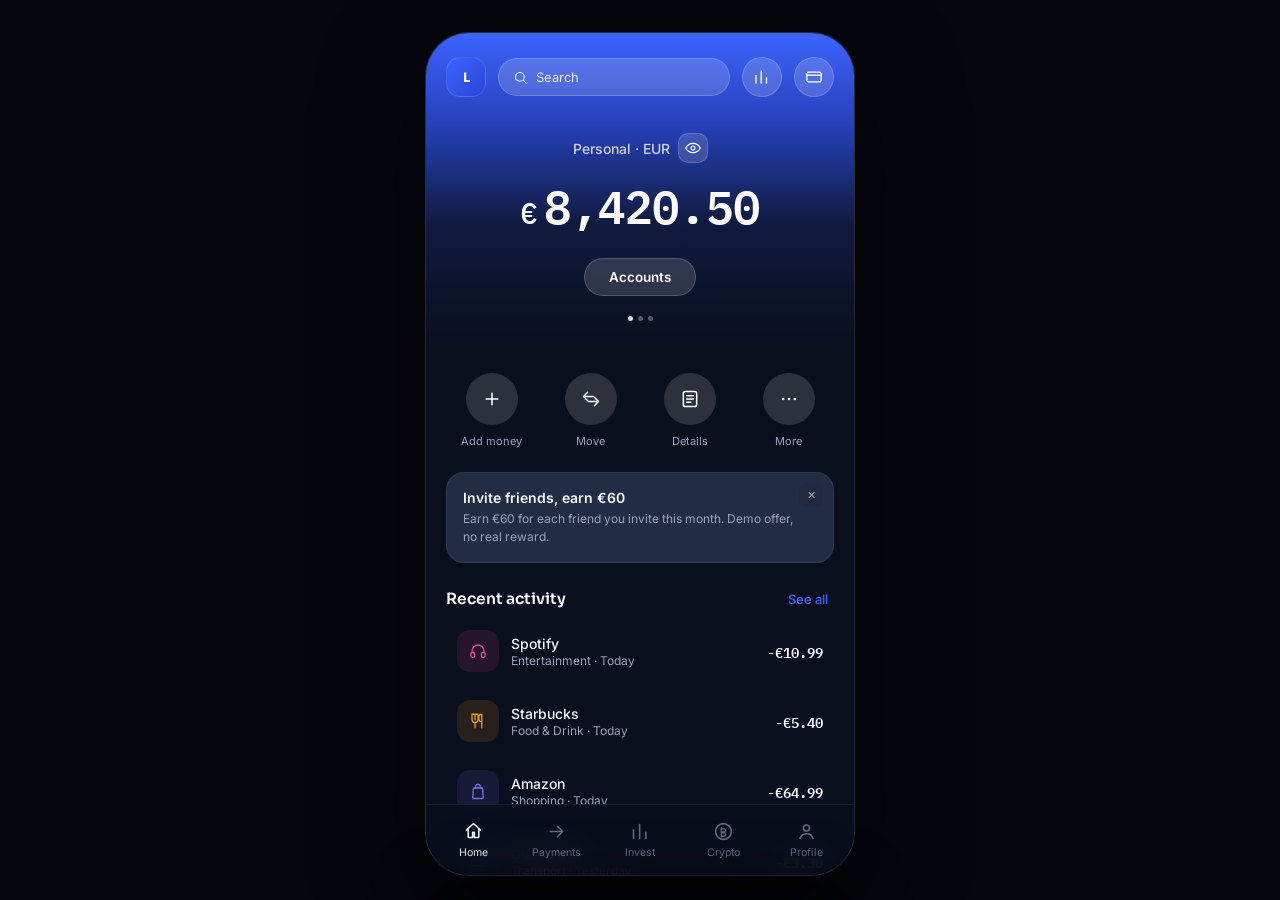
<file: index (5).html>
<!DOCTYPE html>
<html lang="en">
<head>
<meta charset="UTF-8">
<meta name="viewport" content="width=device-width, initial-scale=1.0, viewport-fit=cover">
<meta name="theme-color" content="#ffffff">
<title>Nimbus — Banking, simplified</title>
<link rel="preconnect" href="https://fonts.googleapis.com">
<link href="https://fonts.googleapis.com/css2?family=Sora:wght@400;500;600;700;800&family=Inter:wght@400;500;600;700&family=IBM+Plex+Mono:wght@400;500;600;700&display=swap" rel="stylesheet">
<link rel="stylesheet" href="style.css">
</head>
<body>

<div class="app-shell">

  <!-- ===================== TOASTS ===================== -->
  <div class="toast-stack" id="toastStack"></div>

  <!-- ===================== SCREEN: HOME ===================== -->
  <section class="screen active" id="screen-home" data-screen="home">
    <div class="hero-zone">
      <header class="topbar topbar-hero">
        <button class="avatar-btn" data-nav="profile" aria-label="Open profile">
          <span class="avatar-initials" id="avatarInitials">LH</span>
        </button>
        <button class="search-pill" id="searchPillBtn" aria-label="Search">
          <svg width="15" height="15" viewBox="0 0 24 24" fill="none"><circle cx="11" cy="11" r="7" stroke="currentColor" stroke-width="1.8"/><path d="M21 21l-4.3-4.3" stroke="currentColor" stroke-width="1.8" stroke-linecap="round"/></svg>
          <span>Search</span>
        </button>
        <button class="icon-btn icon-btn-ghost" data-nav="analytics" aria-label="Analytics">
          <svg width="18" height="18" viewBox="0 0 24 24" fill="none"><path d="M4 20V10M11 20V4M18 20v-7" stroke="currentColor" stroke-width="1.8" stroke-linecap="round" stroke-linejoin="round"/></svg>
        </button>
        <button class="icon-btn icon-btn-ghost" data-nav="cards" aria-label="Cards">
          <svg width="18" height="18" viewBox="0 0 24 24" fill="none"><rect x="2.5" y="5.5" width="19" height="13" rx="2.5" stroke="currentColor" stroke-width="1.8"/><path d="M2.5 9.5h19" stroke="currentColor" stroke-width="1.8"/></svg>
        </button>
      </header>

      <div class="balance-hero" id="balanceCard">
        <div class="balance-hero-eyebrow-row">
          <span class="balance-hero-eyebrow" id="balanceSub">Personal · EUR</span>
          <button class="eye-btn" id="eyeBtn" aria-label="Toggle balance visibility">
            <svg id="eyeIconOpen" width="16" height="16" viewBox="0 0 24 24" fill="none"><path d="M1 12s4-7 11-7 11 7 11 7-4 7-11 7-11-7-11-7Z" stroke="currentColor" stroke-width="1.7" stroke-linejoin="round"/><circle cx="12" cy="12" r="3" stroke="currentColor" stroke-width="1.7"/></svg>
            <svg id="eyeIconClosed" width="16" height="16" viewBox="0 0 24 24" fill="none" style="display:none"><path d="M3 3l18 18M10.6 10.7a3 3 0 0 0 4.2 4.2M6.6 6.8C4 8.4 2 12 2 12s4 7 11 7c1.9 0 3.6-.5 5-1.2M17.7 17.8C20 16.1 22 12 22 12s-1.6-2.8-4.3-4.8" stroke="currentColor" stroke-width="1.7" stroke-linecap="round" stroke-linejoin="round"/></svg>
          </button>
        </div>
        <div class="balance-hero-amount-row">
          <span class="balance-currency" id="balanceCurrencySymbol">€</span>
          <span class="balance-amount" id="balanceAmount">0.00</span>
        </div>
        <button class="accounts-pill" id="accountsPillBtn">Accounts</button>
        <div class="carousel-dots"><span class="dot active"></span><span class="dot"></span><span class="dot"></span></div>
      </div>
    </div>

    <div class="quick-actions quick-actions-4">
      <button class="qa-btn" id="qaAddMoney" data-action="addmoney">
        <span class="qa-icon"><svg width="20" height="20" viewBox="0 0 24 24" fill="none"><path d="M12 5v14M5 12h14" stroke="currentColor" stroke-width="1.8" stroke-linecap="round"/></svg></span>
        <span>Add money</span>
      </button>
      <button class="qa-btn" id="qaMove">
        <span class="qa-icon"><svg width="20" height="20" viewBox="0 0 24 24" fill="none"><path d="M8 4l-5 5 5 5M3 9h12M16 20l5-5-5-5M21 15H9" stroke="currentColor" stroke-width="1.8" stroke-linecap="round" stroke-linejoin="round"/></svg></span>
        <span>Move</span>
      </button>
      <button class="qa-btn" id="qaDetails">
        <span class="qa-icon"><svg width="20" height="20" viewBox="0 0 24 24" fill="none"><rect x="4" y="3" width="16" height="18" rx="2.5" stroke="currentColor" stroke-width="1.8"/><path d="M8 8h8M8 12h8M8 16h5" stroke="currentColor" stroke-width="1.8" stroke-linecap="round"/></svg></span>
        <span>Details</span>
      </button>
      <button class="qa-btn" id="qaMore">
        <span class="qa-icon"><svg width="20" height="20" viewBox="0 0 24 24" fill="none"><circle cx="5" cy="12" r="1.6" fill="currentColor"/><circle cx="12" cy="12" r="1.6" fill="currentColor"/><circle cx="19" cy="12" r="1.6" fill="currentColor"/></svg></span>
        <span>More</span>
      </button>
    </div>

    <div class="promo-card" id="promoCard">
      <button class="promo-close" id="promoCloseBtn" aria-label="Dismiss">✕</button>
      <div class="promo-title">Invite friends, earn €60</div>
      <div class="promo-sub">Earn €60 for each friend you invite this month. Demo offer, no real reward.</div>
    </div>

    <div class="section-header">
      <h2>Recent activity</h2>
      <button class="link-btn" data-nav="transactions">See all</button>
    </div>
    <div class="tx-list" id="homeTxList"></div>
    <div style="height:24px"></div>
  </section>

  <!-- ===================== SCREEN: TRANSACTIONS ===================== -->
  <section class="screen" id="screen-transactions" data-screen="transactions">
    <header class="subbar">
      <button class="back-btn" data-nav="home" aria-label="Back">
        <svg width="20" height="20" viewBox="0 0 24 24" fill="none"><path d="M15 6l-6 6 6 6" stroke="currentColor" stroke-width="2" stroke-linecap="round" stroke-linejoin="round"/></svg>
      </button>
      <h1>Transactions</h1>
      <button class="icon-btn" id="addTxBtn" aria-label="Add transaction">
        <svg width="20" height="20" viewBox="0 0 24 24" fill="none"><path d="M12 5v14M5 12h14" stroke="currentColor" stroke-width="1.8" stroke-linecap="round"/></svg>
      </button>
    </header>

    <div class="search-row">
      <div class="search-box">
        <svg width="16" height="16" viewBox="0 0 24 24" fill="none"><circle cx="11" cy="11" r="7" stroke="currentColor" stroke-width="1.8"/><path d="M21 21l-4.3-4.3" stroke="currentColor" stroke-width="1.8" stroke-linecap="round"/></svg>
        <input type="text" id="txSearch" placeholder="Search transactions">
      </div>
    </div>

    <div class="filter-row" id="filterRow">
      <button class="chip active" data-filter-type="all">All</button>
      <button class="chip" data-filter-type="income">Income</button>
      <button class="chip" data-filter-type="expense">Expense</button>
    </div>
    <div class="filter-row filter-row-cats" id="filterRowCats">
      <button class="chip chip-ghost active" data-filter-cat="all">All categories</button>
      <button class="chip chip-ghost" data-filter-cat="Food & Drink">Food & Drink</button>
      <button class="chip chip-ghost" data-filter-cat="Transport">Transport</button>
      <button class="chip chip-ghost" data-filter-cat="Shopping">Shopping</button>
      <button class="chip chip-ghost" data-filter-cat="Entertainment">Entertainment</button>
      <button class="chip chip-ghost" data-filter-cat="Bills">Bills</button>
      <button class="chip chip-ghost" data-filter-cat="Travel">Travel</button>
      <button class="chip chip-ghost" data-filter-cat="Income">Income</button>
      <button class="chip chip-ghost" data-filter-cat="Other">Other</button>
    </div>
    <div class="filter-row">
      <input type="date" id="txDateFilter" class="date-input">
      <button class="link-btn" id="clearDateFilter">Clear date</button>
    </div>

    <div class="tx-list" id="fullTxList" style="padding-bottom:20px"></div>
  </section>

  <!-- ===================== SCREEN: TRANSACTION DETAIL ===================== -->
  <section class="screen" id="screen-txdetail" data-screen="txdetail">
    <header class="subbar">
      <button class="back-btn" data-nav="transactions" aria-label="Back">
        <svg width="20" height="20" viewBox="0 0 24 24" fill="none"><path d="M15 6l-6 6 6 6" stroke="currentColor" stroke-width="2" stroke-linecap="round" stroke-linejoin="round"/></svg>
      </button>
      <h1>Details</h1>
      <button class="icon-btn" id="editTxBtn" aria-label="Edit transaction">
        <svg width="18" height="18" viewBox="0 0 24 24" fill="none"><path d="M12 20h9" stroke="currentColor" stroke-width="1.8" stroke-linecap="round"/><path d="M16.5 3.5a2.1 2.1 0 0 1 3 3L7 19l-4 1 1-4L16.5 3.5Z" stroke="currentColor" stroke-width="1.8" stroke-linejoin="round"/></svg>
      </button>
    </header>
    <div class="tx-detail-hero">
      <div class="tx-detail-icon" id="txdIcon">🛍️</div>
      <div class="tx-detail-amount" id="txdAmount">-€0.00</div>
      <div class="tx-detail-merchant" id="txdMerchant">Merchant</div>
      <div class="tx-detail-status" id="txdStatus">Completed</div>
    </div>
    <div class="detail-list">
      <div class="detail-row"><span>Category</span><span id="txdCategory">—</span></div>
      <div class="detail-row"><span>Date &amp; time</span><span id="txdDate">—</span></div>
      <div class="detail-row"><span>Payment method</span><span id="txdMethod">—</span></div>
      <div class="detail-row"><span>Reference</span><span id="txdReference">—</span></div>
      <div class="detail-row"><span>Transaction ID</span><span id="txdId" class="mono-small">—</span></div>
    </div>
    <button class="ghost-btn danger" id="deleteTxBtn" style="margin-top:20px">Remove transaction</button>
  </section>

  <!-- ===================== SCREEN: EDIT TRANSACTION ===================== -->
  <section class="screen" id="screen-txedit" data-screen="txedit">
    <header class="subbar">
      <button class="back-btn" data-nav="txdetail" aria-label="Back">
        <svg width="20" height="20" viewBox="0 0 24 24" fill="none"><path d="M15 6l-6 6 6 6" stroke="currentColor" stroke-width="2" stroke-linecap="round" stroke-linejoin="round"/></svg>
      </button>
      <h1 id="txeditTitle">Edit transaction</h1>
      <span style="width:36px"></span>
    </header>
    <div class="field-label">Merchant name</div>
    <input type="text" id="txeName" class="text-input">
    <div class="field-label">Amount</div>
    <input type="number" step="0.01" id="txeAmount" class="text-input" placeholder="Use negative for expenses">
    <div class="field-label">Category</div>
    <select id="txeCategory" class="text-input">
      <option>Food & Drink</option><option>Transport</option><option>Shopping</option>
      <option>Entertainment</option><option>Bills</option><option>Travel</option>
      <option>Income</option><option>Other</option>
    </select>
    <div class="field-label">Date</div>
    <input type="datetime-local" id="txeDate" class="text-input date-input" style="width:100%">
    <div class="field-label">Reference <span class="field-optional">optional</span></div>
    <input type="text" id="txeReference" class="text-input">
    <button class="primary-btn" id="txeSaveBtn" style="margin-top:24px">Save transaction</button>
  </section>

  <!-- ===================== SCREEN: CARDS ===================== -->
  <section class="screen" id="screen-cards" data-screen="cards">
    <header class="subbar">
      <button class="back-btn" data-nav="home" aria-label="Back">
        <svg width="20" height="20" viewBox="0 0 24 24" fill="none"><path d="M15 6l-6 6 6 6" stroke="currentColor" stroke-width="2" stroke-linecap="round" stroke-linejoin="round"/></svg>
      </button>
      <h1>Cards</h1>
      <span style="width:36px"></span>
    </header>

    <div class="card-tabs">
      <button class="card-tab active" data-cardtab="virtual">Virtual</button>
      <button class="card-tab" data-cardtab="physical">Physical</button>
    </div>

    <div class="card-visual-wrap" id="cardVisualWrap"></div>
    <div class="card-controls" id="cardControls"></div>
  </section>

  <!-- ===================== SCREEN: PAYMENTS ===================== -->
  <section class="screen" id="screen-payments" data-screen="payments">
    <header class="subbar">
      <button class="back-btn" data-nav="home" aria-label="Back">
        <svg width="20" height="20" viewBox="0 0 24 24" fill="none"><path d="M15 6l-6 6 6 6" stroke="currentColor" stroke-width="2" stroke-linecap="round" stroke-linejoin="round"/></svg>
      </button>
      <h1>Send money</h1>
      <span style="width:36px"></span>
    </header>

    <div class="pay-steps" id="payStep1">
      <div class="field-label">Recipient</div>
      <div class="recipient-list" id="recipientList"></div>

      <div class="field-label" style="margin-top:24px">Amount</div>
      <div class="amount-input-row">
        <span id="payCurrencySymbol">€</span>
        <input type="number" id="payAmount" placeholder="0.00" inputmode="decimal">
      </div>

      <div class="field-label">Reference <span class="field-optional">optional</span></div>
      <input type="text" id="payReference" class="text-input" placeholder="What's it for?">

      <button class="primary-btn" id="reviewPaymentBtn" style="margin-top:28px">Review payment</button>
    </div>

    <div class="pay-steps" id="payStep2" style="display:none">
      <div class="review-card">
        <div class="review-row"><span>To</span><span id="reviewRecipient">—</span></div>
        <div class="review-row"><span>Amount</span><span id="reviewAmount">—</span></div>
        <div class="review-row"><span>Reference</span><span id="reviewReference">—</span></div>
        <div class="review-row"><span>Fee</span><span>€0.00</span></div>
      </div>
      <button class="primary-btn" id="confirmPaymentBtn">Confirm &amp; send</button>
      <button class="ghost-btn" id="backToStep1Btn">Go back</button>
    </div>

    <div class="pay-steps pay-success" id="payStep3" style="display:none">
      <div class="success-check">
        <svg width="40" height="40" viewBox="0 0 24 24" fill="none"><path d="M5 13l4 4L19 7" stroke="currentColor" stroke-width="2.5" stroke-linecap="round" stroke-linejoin="round"/></svg>
      </div>
      <h2>Payment sent</h2>
      <p id="successSummary" class="success-summary">—</p>
      <button class="primary-btn" id="doneBtn" style="margin-top:24px">Done</button>
    </div>
  </section>

  <!-- ===================== SCREEN: EXCHANGE ===================== -->
  <section class="screen" id="screen-exchange" data-screen="exchange">
    <header class="subbar">
      <button class="back-btn" data-nav="home" aria-label="Back">
        <svg width="20" height="20" viewBox="0 0 24 24" fill="none"><path d="M15 6l-6 6 6 6" stroke="currentColor" stroke-width="2" stroke-linecap="round" stroke-linejoin="round"/></svg>
      </button>
      <h1>Exchange</h1>
      <span style="width:36px"></span>
    </header>

    <div class="exchange-panel" id="exchangeStep1">
      <div class="ex-box">
        <div class="ex-box-label">You send</div>
        <div class="ex-box-row">
          <input type="number" id="exFromAmount" inputmode="decimal" value="100">
          <button class="currency-pill" id="exFromCurrencyBtn">EUR</button>
        </div>
      </div>

      <button class="swap-btn" id="exSwapBtn" aria-label="Swap currencies">
        <svg width="18" height="18" viewBox="0 0 24 24" fill="none"><path d="M7 10l5-5 5 5M12 5v14M17 14l-5 5-5-5" stroke="currentColor" stroke-width="1.8" stroke-linecap="round" stroke-linejoin="round"/></svg>
      </button>

      <div class="ex-box">
        <div class="ex-box-label">You get</div>
        <div class="ex-box-row">
          <input type="text" id="exToAmount" readonly value="0.00">
          <button class="currency-pill" id="exToCurrencyBtn">GBP</button>
        </div>
      </div>

      <div class="ex-rate-line" id="exRateLine">1 EUR = 0.8600 GBP</div>

      <button class="primary-btn" id="exReviewBtn" style="margin-top:20px">Review conversion</button>
    </div>

    <div class="exchange-panel" id="exchangeStep2" style="display:none">
      <div class="review-card">
        <div class="review-row"><span>You send</span><span id="exReviewFrom">—</span></div>
        <div class="review-row"><span>You get</span><span id="exReviewTo">—</span></div>
        <div class="review-row"><span>Rate</span><span id="exReviewRate">—</span></div>
        <div class="review-row"><span>Fee</span><span>€0.00</span></div>
      </div>
      <button class="primary-btn" id="exConfirmBtn">Confirm exchange</button>
      <button class="ghost-btn" id="exBackBtn">Go back</button>
    </div>

    <div class="exchange-panel pay-success" id="exchangeStep3" style="display:none">
      <div class="success-check">
        <svg width="40" height="40" viewBox="0 0 24 24" fill="none"><path d="M5 13l4 4L19 7" stroke="currentColor" stroke-width="2.5" stroke-linecap="round" stroke-linejoin="round"/></svg>
      </div>
      <h2>Conversion complete</h2>
      <p id="exSuccessSummary" class="success-summary">—</p>
      <button class="primary-btn" id="exDoneBtn" style="margin-top:24px">Done</button>
    </div>
  </section>

  <!-- ===================== SCREEN: ANALYTICS ===================== -->
  <section class="screen" id="screen-analytics" data-screen="analytics">
    <header class="subbar">
      <button class="back-btn" data-nav="home" aria-label="Back">
        <svg width="20" height="20" viewBox="0 0 24 24" fill="none"><path d="M15 6l-6 6 6 6" stroke="currentColor" stroke-width="2" stroke-linecap="round" stroke-linejoin="round"/></svg>
      </button>
      <h1>Analytics</h1>
      <span style="width:36px"></span>
    </header>

    <div class="analytics-summary">
      <div class="an-stat"><span class="an-stat-label">Income</span><span class="an-stat-value positive" id="anIncome">€0.00</span></div>
      <div class="an-stat"><span class="an-stat-label">Expenses</span><span class="an-stat-value negative" id="anExpenses">€0.00</span></div>
      <div class="an-stat"><span class="an-stat-label">Remaining</span><span class="an-stat-value" id="anRemaining">€0.00</span></div>
    </div>

    <h2 class="an-heading">This month, by category</h2>
    <div class="donut-wrap">
      <svg viewBox="0 0 200 200" id="donutChart" class="donut-chart"></svg>
      <div class="donut-center"><span id="donutCenterAmount">€0</span><span class="donut-center-label">spent</span></div>
    </div>
    <div class="cat-legend" id="catLegend"></div>
  </section>

  <!-- ===================== SCREEN: PROFILE ===================== -->
  <section class="screen" id="screen-profile" data-screen="profile">
    <header class="subbar">
      <button class="back-btn" data-nav="home" aria-label="Back">
        <svg width="20" height="20" viewBox="0 0 24 24" fill="none"><path d="M15 6l-6 6 6 6" stroke="currentColor" stroke-width="2" stroke-linecap="round" stroke-linejoin="round"/></svg>
      </button>
      <h1>Profile</h1>
      <span style="width:36px"></span>
    </header>

    <div class="profile-hero">
      <div class="avatar-lg" id="avatarLg">LH</div>
      <div class="profile-name" id="profileName">LtHalkin</div>
      <div class="profile-sub" id="profileAccount">Account •••• 4471</div>
    </div>

    <div class="settings-group">
      <div class="settings-title">Account</div>
      <button class="settings-row" data-settings="personal"><span>Personal information</span><span class="chev">›</span></button>
      <button class="settings-row" data-settings="security"><span>Security</span><span class="chev">›</span></button>
      <button class="settings-row" data-settings="notifications"><span>Notifications</span><span class="chev">›</span></button>
      <button class="settings-row" data-settings="appearance"><span>Appearance</span><span class="chev">›</span></button>
      <button class="settings-row" data-settings="currency"><span>Currency</span><span class="chev">›</span></button>
    </div>

    <div class="settings-group">
      <div class="settings-title">Prototype tools</div>
      <button class="settings-row highlight" data-nav="admin"><span>Demo data / admin panel</span><span class="chev">›</span></button>
    </div>
  </section>

  <!-- ===================== SCREEN: ADMIN ===================== -->
  <section class="screen" id="screen-admin" data-screen="admin">
    <header class="subbar">
      <button class="back-btn" data-nav="profile" aria-label="Back">
        <svg width="20" height="20" viewBox="0 0 24 24" fill="none"><path d="M15 6l-6 6 6 6" stroke="currentColor" stroke-width="2" stroke-linecap="round" stroke-linejoin="round"/></svg>
      </button>
      <h1>Demo data</h1>
      <span style="width:36px"></span>
    </header>

    <div class="admin-banner">This panel edits the simulated data behind this prototype. Nothing here touches a real account — it's all stored in your browser's localStorage.</div>

    <div class="settings-group" style="padding:14px 16px">
      <div class="settings-title" style="padding:0 0 10px">Identity</div>
      <div class="admin-field"><label>Display name</label><input type="text" id="admName" class="text-input"></div>
      <div class="admin-field"><label>Account number (shown masked)</label><input type="text" id="admAccount" class="text-input"></div>
      <div class="admin-field"><label>Currency</label>
        <select id="admCurrency" class="text-input">
          <option value="EUR">EUR — Euro</option>
          <option value="GBP">GBP — British Pound</option>
          <option value="USD">USD — US Dollar</option>
          <option value="CHF">CHF — Swiss Franc</option>
          <option value="CAD">CAD — Canadian Dollar</option>
        </select>
      </div>
    </div>

    <div class="settings-group" style="padding:14px 16px">
      <div class="settings-title" style="padding:0 0 10px">Balances</div>
      <div class="admin-grid2">
        <div class="admin-field"><label>Available balance</label><input type="number" id="admAvailBalance" class="text-input" step="0.01"></div>
        <div class="admin-field"><label>Savings balance</label><input type="number" id="admSavings" class="text-input" step="0.01"></div>
      </div>
    </div>

    <div class="settings-group" style="padding:14px 16px">
      <div class="settings-title" style="padding:0 0 10px">Card</div>
      <div class="admin-grid2">
        <div class="admin-field"><label>Card balance / limit</label><input type="number" id="admCardLimit" class="text-input" step="0.01"></div>
        <div class="admin-field"><label>Card status</label>
          <select id="admCardStatus" class="text-input"><option value="active">Active</option><option value="frozen">Frozen</option></select>
        </div>
      </div>
    </div>

    <div class="settings-group" style="padding:14px 8px">
      <div class="settings-title" style="padding:0 8px 10px">Transactions</div>
      <div id="admTxList"></div>
      <button class="ghost-btn" id="admAddTxBtn" style="margin:6px 8px 4px; width:calc(100% - 16px)">+ Add transaction</button>
    </div>

    <button class="primary-btn" id="admSaveBtn">Save changes</button>
    <button class="ghost-btn" id="admRestoreBtn">Restore default data</button>
    <button class="ghost-btn danger" id="admResetBtn">Reset demo data</button>
  </section>

  <!-- ===================== SCREEN: INVEST ===================== -->
  <section class="screen" id="screen-invest" data-screen="invest">
    <header class="subbar">
      <button class="back-btn" data-nav="home" aria-label="Back">
        <svg width="20" height="20" viewBox="0 0 24 24" fill="none"><path d="M15 6l-6 6 6 6" stroke="currentColor" stroke-width="2" stroke-linecap="round" stroke-linejoin="round"/></svg>
      </button>
      <h1>Invest</h1>
      <span style="width:36px"></span>
    </header>

    <div class="portfolio-card">
      <div class="portfolio-label">Portfolio value</div>
      <div class="portfolio-amount" id="investTotal">€0.00</div>
      <div class="portfolio-change" id="investChange">+€0.00 today</div>
    </div>

    <div class="section-header">
      <h2>Holdings</h2>
    </div>
    <div class="holding-list" id="investList"></div>
  </section>

  <!-- ===================== SCREEN: CRYPTO ===================== -->
  <section class="screen" id="screen-crypto" data-screen="crypto">
    <header class="subbar">
      <button class="back-btn" data-nav="home" aria-label="Back">
        <svg width="20" height="20" viewBox="0 0 24 24" fill="none"><path d="M15 6l-6 6 6 6" stroke="currentColor" stroke-width="2" stroke-linecap="round" stroke-linejoin="round"/></svg>
      </button>
      <h1>Crypto</h1>
      <span style="width:36px"></span>
    </header>

    <div class="portfolio-card">
      <div class="portfolio-label">Crypto value</div>
      <div class="portfolio-amount" id="cryptoTotal">€0.00</div>
      <div class="portfolio-change" id="cryptoChange">+€0.00 today</div>
    </div>

    <div class="section-header">
      <h2>Your coins</h2>
    </div>
    <div class="holding-list" id="cryptoList"></div>
  </section>

  <!-- ===================== BOTTOM NAV ===================== -->
  <nav class="bottom-nav" id="bottomNav">
    <button class="nav-btn active" data-nav="home" data-navkey="home">
      <svg width="21" height="21" viewBox="0 0 24 24" fill="none"><path d="M4 11.5 12 4l8 7.5" stroke="currentColor" stroke-width="1.8" stroke-linecap="round" stroke-linejoin="round"/><path d="M6 10v9a1 1 0 0 0 1 1h4v-6h2v6h4a1 1 0 0 0 1-1v-9" stroke="currentColor" stroke-width="1.8" stroke-linecap="round" stroke-linejoin="round"/></svg>
      <span>Home</span>
    </button>
    <button class="nav-btn" data-nav="payments" data-navkey="payments">
      <svg width="21" height="21" viewBox="0 0 24 24" fill="none"><path d="M5 12h13M13 6l6 6-6 6" stroke="currentColor" stroke-width="1.8" stroke-linecap="round" stroke-linejoin="round"/></svg>
      <span>Payments</span>
    </button>
    <button class="nav-btn" data-nav="invest" data-navkey="invest">
      <svg width="21" height="21" viewBox="0 0 24 24" fill="none"><path d="M4 20V10M11 20V4M18 20v-7" stroke="currentColor" stroke-width="1.8" stroke-linecap="round" stroke-linejoin="round"/></svg>
      <span>Invest</span>
    </button>
    <button class="nav-btn" data-nav="crypto" data-navkey="crypto">
      <svg width="21" height="21" viewBox="0 0 24 24" fill="none"><circle cx="12" cy="12" r="9" stroke="currentColor" stroke-width="1.8"/><path d="M9.5 9h3.2a1.8 1.8 0 0 1 0 3.6H9.5m0-3.6v7.2m0-7.2V7.5m0 9v1.5m3.7-4.4H9.5m3 0a1.9 1.9 0 0 1 0 3.8H9.5" stroke="currentColor" stroke-width="1.5" stroke-linecap="round" stroke-linejoin="round"/></svg>
      <span>Crypto</span>
    </button>
    <button class="nav-btn" data-nav="profile" data-navkey="profile">
      <svg width="21" height="21" viewBox="0 0 24 24" fill="none"><circle cx="12" cy="8" r="3.5" stroke="currentColor" stroke-width="1.8"/><path d="M4.5 20c1.4-3.6 4.4-5.5 7.5-5.5s6.1 1.9 7.5 5.5" stroke="currentColor" stroke-width="1.8" stroke-linecap="round"/></svg>
      <span>Profile</span>
    </button>
  </nav>

  <!-- ===================== SHEETS / MODALS (templates, positioned via JS) ===================== -->
  <div class="sheet-backdrop" id="sheetBackdrop"></div>
  <div class="bottom-sheet" id="actionSheet">
    <div class="sheet-handle"></div>
    <div class="sheet-title" id="actionSheetTitle">Choose an option</div>
    <div id="actionSheetBody"></div>
  </div>

  <div class="modal-backdrop" id="modalBackdrop">
    <div class="modal-card">
      <div class="modal-title" id="modalTitle">Are you sure?</div>
      <div class="modal-body" id="modalBody">This action cannot be undone.</div>
      <div class="modal-actions">
        <button class="ghost-btn mt-0" id="modalCancelBtn" style="flex:1">Cancel</button>
        <button class="danger-btn primary-btn mt-0" id="modalConfirmBtn" style="flex:1">Confirm</button>
      </div>
    </div>
  </div>

</div>

<script src="app.js"></script>
</body>
</html>
</file>
<file: style.css>
/* ==========================================================================
   Nimbus — tokens
   ========================================================================== */
:root{
  --bg: #05070D;
  --bg-alt: #0A0F1E;
  --surface: #141A2B;
  --surface-raised: #1A2136;
  --surface-hi: #232C45;
  --border: rgba(255,255,255,0.07);
  --border-strong: rgba(255,255,255,0.12);

  --accent: #3D63FF;
  --accent-2: #2947D6;
  --accent-soft: rgba(61,99,255,0.16);

  --text: #F5F7FA;
  --text-dim: #9AA3B8;
  --text-faint: #626B80;

  --positive: #34D399;
  --positive-soft: rgba(52,211,153,0.14);
  --negative: #F87171;
  --negative-soft: rgba(248,113,113,0.14);

  --radius-lg: 26px;
  --radius-md: 18px;
  --radius-sm: 12px;

  --font-display: 'Sora', sans-serif;
  --font-body: 'Inter', sans-serif;
  --font-mono: 'IBM Plex Mono', monospace;

  --ease: cubic-bezier(.22,1,.36,1);
  --nav-h: 78px;
}

*{ box-sizing:border-box; -webkit-tap-highlight-color: transparent; }
html,body{ height:100%; }
body{
  margin:0;
  background: var(--bg);
  background-image: none;
  background-attachment: fixed;
  color: var(--text);
  font-family: var(--font-body);
  -webkit-font-smoothing: antialiased;
}
h1,h2,h3{ font-family: var(--font-display); margin:0; }
button{ font-family: inherit; }
input,select{ font-family: inherit; }
::selection{ background: var(--accent-soft); }
:focus-visible{ outline: 2px solid var(--accent); outline-offset: 2px; }

@media (prefers-reduced-motion: reduce){
  *{ animation-duration: 0.001ms !important; transition-duration: 0.001ms !important; }
}

/* ==========================================================================
   Shell / desktop framing
   ========================================================================== */
.app-shell{
  position: relative;
  max-width: 430px;
  min-height: 100vh;
  margin: 0 auto;
  background: var(--bg-alt);
  overflow-x: hidden;
}
@media (min-width: 860px){
  body{ display:flex; justify-content:center; padding: 32px 0; }
  .app-shell{
    min-height: 844px;
    height: 844px;
    border-radius: 44px;
    border: 1px solid var(--border-strong);
    box-shadow: 0 40px 100px rgba(0,0,0,0.55), 0 0 0 10px #05070c;
    overflow-y: auto;
    scrollbar-width: none;
  }
  .app-shell::-webkit-scrollbar{ display:none; }
}

/* ==========================================================================
   Screens
   ========================================================================== */
.screen{
  display:none;
  padding: 18px 20px calc(var(--nav-h) + 24px);
  animation: screenIn .38s var(--ease);
}
.screen.active{ display:block; }
@keyframes screenIn{
  from{ opacity:0; transform: translateY(10px); }
  to{ opacity:1; transform:none; }
}

/* ==========================================================================
   Top bar / sub bar
   ========================================================================== */
.topbar{ display:flex; align-items:center; gap:12px; padding: 6px 0 20px; }
.greeting{ flex:1; display:flex; flex-direction:column; }
.greeting-eyebrow{ font-size:12.5px; color:var(--text-dim); }
.greeting-name{ font-family: var(--font-display); font-weight:600; font-size:17px; }

.avatar-btn{
  width:40px; height:40px; border-radius:14px; border:1px solid var(--border-strong);
  background: linear-gradient(135deg, var(--accent), var(--accent-2));
  display:flex; align-items:center; justify-content:center; cursor:pointer;
}
.avatar-initials{ font-family:var(--font-display); font-weight:700; font-size:13px; color:#fff; }

.icon-btn{
  position:relative; width:40px; height:40px; border-radius:14px;
  background: var(--surface); border:1px solid var(--border);
  color: var(--text); display:flex; align-items:center; justify-content:center;
  cursor:pointer; transition: background .2s var(--ease), transform .15s var(--ease);
}
.icon-btn:active{ transform: scale(0.92); }
.notif-dot{
  position:absolute; top:9px; right:10px; width:7px; height:7px; border-radius:50%;
  background: var(--accent); box-shadow: 0 0 0 2px var(--surface);
}

.subbar{ display:flex; align-items:center; gap:10px; padding: 6px 0 18px; }
.subbar h1{ flex:1; text-align:center; font-size:17px; font-weight:600; }
.back-btn{
  width:36px; height:36px; border-radius:12px; background:var(--surface);
  border:1px solid var(--border); color:var(--text);
  display:flex; align-items:center; justify-content:center; cursor:pointer;
}
.back-btn:active{ transform: scale(0.92); }

/* ==========================================================================
   Balance card
   ========================================================================== */
.balance-card{
  position:relative; border-radius: var(--radius-lg); padding: 22px 22px 20px; overflow:hidden;
  background: var(--surface);
  border: 1px solid var(--border);
  box-shadow: 0 16px 40px rgba(0,0,0,0.4);
}
.balance-card-glow{
  position:absolute; inset:-40%;
  background:
    radial-gradient(circle at 20% 20%, rgba(124,111,240,0.10), transparent 55%),
    radial-gradient(circle at 85% 75%, rgba(91,141,239,0.08), transparent 50%);
  filter: blur(10px); animation: drift 14s ease-in-out infinite alternate; pointer-events:none;
}
@keyframes drift{
  from{ transform: translate(-3%, -2%) scale(1); }
  to{ transform: translate(3%, 3%) scale(1.08); }
}
.balance-top{ position:relative; display:flex; align-items:center; justify-content:space-between; }
.balance-label{ font-size:12.5px; color: var(--text-dim); letter-spacing:.2px; }
.eye-btn{
  width:30px; height:30px; border-radius:10px; background:var(--surface-hi);
  border:1px solid var(--border); color:var(--text-dim);
  display:flex; align-items:center; justify-content:center; cursor:pointer;
}
.balance-amount-row{ position:relative; display:flex; align-items:baseline; gap:6px; margin-top:10px; }
.balance-currency{ font-family: var(--font-mono); font-size:24px; color: var(--text-dim); font-weight:500; }
.balance-amount{
  font-family: var(--font-mono); font-weight:600; font-size:40px; letter-spacing:-0.5px;
  font-variant-numeric: tabular-nums; transition: filter .25s var(--ease);
}
.balance-amount.hidden-amt{ filter: blur(9px); user-select:none; }
.balance-bottom{ position:relative; display:flex; align-items:center; justify-content:space-between; margin-top:16px; }
.balance-code{
  font-family: var(--font-mono); font-size:11.5px; letter-spacing:1px; color: var(--accent);
  background: var(--accent-soft); padding: 4px 9px; border-radius:100px; border:1px solid rgba(91,141,239,0.3);
}
.balance-sub{ font-size:12px; color: var(--text-faint); }

/* ==========================================================================
   Hero zone (home) — full-bleed gradient behind top bar + balance
   ========================================================================== */
.hero-zone{
  margin: -18px -20px 0;
  padding: 18px 20px 22px;
  background: linear-gradient(180deg, #3D63FF 0%, #2540B8 30%, #101A3E 62%, var(--bg-alt) 100%);
}
.topbar-hero{ padding: 6px 0 14px; }
.search-pill{
  flex:1; display:flex; align-items:center; gap:8px; background: rgba(255,255,255,0.16);
  border: 1px solid rgba(255,255,255,0.18); color: rgba(255,255,255,0.85);
  border-radius: 100px; padding: 10px 14px; font-size:13px; cursor:pointer;
}
.icon-btn-ghost{
  border-radius: 50%; background: rgba(255,255,255,0.16); border-color: rgba(255,255,255,0.18); color: #fff;
}

.balance-hero{ text-align:center; padding-top: 22px; }
.balance-hero-eyebrow-row{ display:flex; align-items:center; justify-content:center; gap:8px; }
.balance-hero-eyebrow{ font-size:14px; color: rgba(255,255,255,0.78); font-weight:500; }
.balance-hero .eye-btn{ background: rgba(255,255,255,0.14); border-color: rgba(255,255,255,0.18); color: #fff; }
.balance-hero-amount-row{ display:flex; align-items:baseline; justify-content:center; gap:6px; margin-top:8px; }
.balance-hero .balance-currency{ font-size:30px; color: #fff; }
.balance-hero .balance-amount{ font-size:46px; color: #fff; letter-spacing:-1px; }
.accounts-pill{
  margin-top:18px; background: rgba(255,255,255,0.14); border:1px solid rgba(255,255,255,0.18);
  color: #fff; padding: 10px 24px; border-radius:100px; font-size:13.5px; font-weight:600; cursor:pointer;
}
.carousel-dots{ display:flex; justify-content:center; gap:5px; margin-top:20px; }
.carousel-dots .dot{ width:5px; height:5px; border-radius:50%; background: rgba(255,255,255,0.3); }
.carousel-dots .dot.active{ background: rgba(255,255,255,0.85); }

/* ==========================================================================
   Promo card
   ========================================================================== */
.promo-card{
  position:relative; margin-top:20px; background: var(--surface-hi);
  border:1px solid var(--border); border-radius: var(--radius-md); padding: 16px 40px 16px 16px;
}
.promo-close{
  position:absolute; top:10px; right:10px; width:24px; height:24px; border-radius:8px; background: rgba(10,15,25,0.06);
  border:none; color: var(--text-dim); font-size:11px; cursor:pointer;
}
.promo-title{ font-size:14px; font-weight:600; margin-bottom:4px; }
.promo-sub{ font-size:12px; color: var(--text-dim); line-height:1.5; }
.promo-card.dismissed{ display:none; }

/* ==========================================================================
   Portfolio card + holdings (Invest / Crypto)
   ========================================================================== */
.portfolio-card{
  background: var(--surface);
  border:1px solid var(--border); border-radius: var(--radius-lg); padding: 22px; text-align:center;
  box-shadow: 0 16px 40px rgba(0,0,0,0.4);
}
.portfolio-label{ font-size:12.5px; color: var(--text-dim); }
.portfolio-amount{ font-family: var(--font-mono); font-size:34px; font-weight:600; margin-top:8px; }
.portfolio-change{ font-size:12.5px; color: var(--positive); margin-top:6px; font-family: var(--font-mono); }
.portfolio-change.negative{ color: var(--negative); }

.holding-list{ display:flex; flex-direction:column; gap:4px; }
.holding-row{ display:flex; align-items:center; gap:12px; padding: 11px 10px; border-radius: var(--radius-sm); }
.holding-icon{
  width:42px; height:42px; border-radius:13px; flex-shrink:0; display:flex; align-items:center; justify-content:center;
  font-size:16px; font-weight:700; font-family: var(--font-display); background: var(--surface); border:1px solid var(--border);
}
.holding-mid{ flex:1; min-width:0; }
.holding-name{ font-size:14px; font-weight:500; }
.holding-sub{ font-size:12px; color: var(--text-dim); margin-top:1px; }
.holding-right{ text-align:right; }
.holding-value{ font-family: var(--font-mono); font-size:14px; font-weight:600; }
.holding-pct{ font-size:11.5px; margin-top:2px; font-family: var(--font-mono); }
.holding-pct.positive{ color: var(--positive); }
.holding-pct.negative{ color: var(--negative); }

/* ==========================================================================
   Quick actions
   ========================================================================== */
.quick-actions{ display:grid; grid-template-columns: repeat(5, 1fr); gap:8px; margin-top:26px; }
.quick-actions-4{ grid-template-columns: repeat(4, 1fr); }
.qa-btn{
  display:flex; flex-direction:column; align-items:center; gap:9px; background:none; border:none;
  color: var(--text-dim); font-size:11px; cursor:pointer; padding: 4px 0;
}
.qa-icon{
  width:52px; height:52px; border-radius:50%; background: rgba(255,255,255,0.14); border:none;
  display:flex; align-items:center; justify-content:center; color: #fff;
  transition: transform .18s var(--ease), background .18s var(--ease);
}
.qa-btn:active .qa-icon{ transform: scale(0.9); background: rgba(255,255,255,0.22); }
.hero-zone .qa-btn{ color: rgba(255,255,255,0.85); font-weight:500; }

/* ==========================================================================
   Section header / links
   ========================================================================== */
.section-header{ display:flex; align-items:center; justify-content:space-between; margin: 26px 0 10px; }
.section-header h2{ font-size:15.5px; font-weight:600; }
.link-btn{ background:none; border:none; color: var(--accent); font-size:13px; font-weight:500; cursor:pointer; font-family: var(--font-body); }

/* ==========================================================================
   Transaction rows
   ========================================================================== */
.tx-list{ display:flex; flex-direction:column; gap:4px; }
.tx-row{
  display:flex; align-items:center; gap:12px; padding: 11px 10px; border-radius: var(--radius-sm);
  cursor:pointer; transition: background .15s var(--ease); border: 1px solid transparent;
}
.tx-row:active{ background: var(--surface); }
.tx-icon{
  width:42px; height:42px; border-radius:13px; flex-shrink:0;
  display:flex; align-items:center; justify-content:center; font-size:18px;
  background: var(--surface); border:1px solid var(--border);
}
.tx-mid{ flex:1; min-width:0; }
.tx-name{ font-size:14px; font-weight:500; white-space:nowrap; overflow:hidden; text-overflow:ellipsis; }
.tx-sub{ font-size:12px; color: var(--text-dim); margin-top:1px; }
.tx-amount{ font-family: var(--font-mono); font-size:14px; font-weight:600; white-space:nowrap; }
.tx-amount.positive{ color: var(--positive); }
.tx-amount.negative{ color: var(--text); }
.tx-empty{ text-align:center; color:var(--text-dim); padding:40px 20px; font-size:13.5px; }

/* ==========================================================================
   Search / filters
   ========================================================================== */
.search-row{ margin-bottom:12px; }
.search-box{
  display:flex; align-items:center; gap:10px; background: var(--surface); border:1px solid var(--border);
  border-radius: var(--radius-sm); padding: 11px 14px; color: var(--text-dim);
}
.search-box input{ background:none; border:none; outline:none; color: var(--text); font-size:14px; flex:1; }
.filter-row{ display:flex; gap:8px; overflow-x:auto; padding-bottom:10px; align-items:center; scrollbar-width:none; }
.filter-row::-webkit-scrollbar{ display:none; }
.filter-row-cats{ margin-top:-2px; }
.chip{
  flex-shrink:0; padding: 7px 14px; border-radius: 100px; font-size:12.5px; cursor:pointer;
  background: var(--surface); border:1px solid var(--border); color: var(--text-dim);
  transition: all .18s var(--ease); white-space:nowrap;
}
.chip.active{ background: var(--accent); border-color: var(--accent); color:#fff; font-weight:600; }
.chip-ghost.active{ background: var(--accent-soft); border-color: rgba(91,141,239,0.4); color: var(--accent); }
.date-input{
  background: var(--surface); border:1px solid var(--border); color: var(--text);
  border-radius: var(--radius-sm); padding: 8px 10px; font-size:12.5px; flex-shrink:0; color-scheme: dark;
}

/* ==========================================================================
   Transaction detail
   ========================================================================== */
.tx-detail-hero{ display:flex; flex-direction:column; align-items:center; padding: 18px 0 26px; text-align:center; }
.tx-detail-icon{
  width:64px; height:64px; border-radius:20px; font-size:28px; background: var(--surface); border:1px solid var(--border);
  display:flex; align-items:center; justify-content:center; margin-bottom:16px;
}
.tx-detail-amount{ font-family: var(--font-mono); font-size:32px; font-weight:600; }
.tx-detail-merchant{ font-size:15px; color: var(--text-dim); margin-top:6px; }
.tx-detail-status{
  margin-top:12px; font-size:11.5px; color: var(--positive); background: var(--positive-soft);
  padding:4px 12px; border-radius:100px; border:1px solid rgba(52,211,153,0.3);
}
.detail-list{ background: var(--surface); border:1px solid var(--border); border-radius: var(--radius-md); overflow:hidden; }
.detail-row{ display:flex; justify-content:space-between; padding: 14px 16px; font-size:13.5px; border-bottom:1px solid var(--border); }
.detail-row:last-child{ border-bottom:none; }
.detail-row span:first-child{ color: var(--text-dim); }
.mono-small{ font-family: var(--font-mono); font-size:12px; }

/* ==========================================================================
   Cards screen
   ========================================================================== */
.card-tabs{ display:flex; gap:8px; margin-bottom:20px; }
.card-tab{
  flex:1; padding:10px; border-radius: var(--radius-sm); text-align:center; background: var(--surface);
  border:1px solid var(--border); color: var(--text-dim); font-size:13px; cursor:pointer; font-weight:500;
}
.card-tab.active{ background: var(--surface-hi); color: var(--text); border-color: var(--border-strong); }

.card-visual-wrap{ margin-bottom:22px; }
.card-visual{
  position:relative; aspect-ratio: 1.586; border-radius: 22px; padding: 22px;
  display:flex; flex-direction:column; justify-content:space-between; color:#fff; overflow:hidden;
  background: linear-gradient(135deg, #1A2540 0%, #0F1729 60%, #0B1220 100%);
  border: 1px solid var(--border-strong); box-shadow: 0 24px 50px rgba(5,8,16,0.55);
  transition: filter .3s var(--ease), opacity .3s var(--ease);
}
.card-visual::before{
  content:''; position:absolute; inset:0;
  background: radial-gradient(circle at 85% 15%, rgba(124,111,240,0.4), transparent 55%),
              radial-gradient(circle at 10% 90%, rgba(91,141,239,0.3), transparent 50%);
}
.card-visual.frozen{ filter: grayscale(0.85) brightness(0.7); }
.card-visual .row1{ position:relative; display:flex; justify-content:space-between; align-items:flex-start; }
.card-brand{ font-family: var(--font-display); font-weight:700; font-size:17px; letter-spacing:.5px; }
.card-chip{ width:38px; height:28px; border-radius:6px; background: linear-gradient(135deg,#d9c78c,#a8935a); }
.card-number{ position:relative; font-family: var(--font-mono); font-size:17px; letter-spacing:2px; }
.card-bottom-row{ position:relative; display:flex; justify-content:space-between; align-items:flex-end; }
.card-field-label{ font-size:9px; color:rgba(255,255,255,0.55); letter-spacing:1px; text-transform:uppercase; }
.card-field-value{ font-family: var(--font-mono); font-size:13px; margin-top:2px; }
.card-network{ font-family: var(--font-display); font-weight:700; font-style:italic; font-size:15px; }
.card-frozen-badge{
  position:absolute; top:16px; right:16px; background: rgba(0,0,0,0.55); backdrop-filter: blur(4px);
  padding:4px 10px; border-radius:100px; font-size:10.5px; letter-spacing:.5px; z-index:2;
}

.card-controls{ display:flex; flex-direction:column; gap:14px; }
.control-row{
  display:flex; align-items:center; justify-content:space-between; background: var(--surface);
  border:1px solid var(--border); border-radius: var(--radius-md); padding: 15px 16px;
}
.control-label{ font-size:14px; font-weight:500; }
.control-sub{ font-size:11.5px; color: var(--text-dim); margin-top:2px; }
.reveal-btn{
  background: var(--surface-hi); border:1px solid var(--border-strong); color: var(--text);
  padding: 7px 12px; border-radius:10px; font-size:12px; cursor:pointer;
}

.toggle{ position:relative; width:46px; height:27px; flex-shrink:0; }
.toggle input{ opacity:0; width:0; height:0; position:absolute; }
.toggle-track{
  position:absolute; inset:0; background: var(--surface-hi); border-radius:100px;
  border:1px solid var(--border-strong); cursor:pointer; transition: background .2s var(--ease);
}
.toggle-track::before{
  content:''; position:absolute; width:20px; height:20px; border-radius:50%; background:#fff;
  top:2.5px; left:2.5px; transition: transform .2s var(--ease); box-shadow: 0 2px 6px rgba(0,0,0,0.3);
}
.toggle input:checked + .toggle-track{ background: var(--accent); }
.toggle input:checked + .toggle-track::before{ transform: translateX(19px); }

.slider-row{ display:flex; flex-direction:column; gap:10px; }
.slider-row-top{ display:flex; justify-content:space-between; }
input[type="range"]{ -webkit-appearance:none; width:100%; height:5px; border-radius:100px; background: var(--surface-hi); outline:none; }
input[type="range"]::-webkit-slider-thumb{
  -webkit-appearance:none; width:18px; height:18px; border-radius:50%; background: var(--accent);
  border:3px solid var(--bg); cursor:pointer; box-shadow: 0 2px 8px rgba(0,0,0,0.4);
}
input[type="range"]::-moz-range-thumb{
  width:18px; height:18px; border-radius:50%; background: var(--accent); border:3px solid var(--bg); cursor:pointer;
}

/* ==========================================================================
   Forms / buttons (shared)
   ========================================================================== */
.field-label{ font-size:12.5px; color: var(--text-dim); margin: 4px 0 8px; }
.field-optional{ color: var(--text-faint); font-weight:400; }
.text-input{
  width:100%; background: var(--surface); border:1px solid var(--border); color: var(--text);
  border-radius: var(--radius-sm); padding: 13px 14px; font-size:14px; outline:none;
  transition: border-color .18s var(--ease);
}
.text-input:focus{ border-color: var(--accent); }
select.text-input{ appearance:none; }

.primary-btn{
  width:100%; padding:15px; border-radius: var(--radius-sm); border:none; cursor:pointer;
  background: linear-gradient(135deg, var(--accent), var(--accent-2)); color:#fff; font-weight:700;
  font-size:14.5px; font-family: var(--font-display); transition: transform .15s var(--ease), box-shadow .2s var(--ease);
  box-shadow: 0 10px 25px rgba(91,141,239,0.25);
}
.primary-btn:active{ transform: scale(0.98); }
.primary-btn:disabled{ opacity:0.4; box-shadow:none; cursor:not-allowed; }

.ghost-btn{
  width:100%; padding:14px; border-radius: var(--radius-sm); background: var(--surface);
  border:1px solid var(--border-strong); color: var(--text); font-weight:600; font-size:14px;
  cursor:pointer; margin-top:10px;
}
.ghost-btn.danger{ color: var(--negative); border-color: rgba(248,113,113,0.25); }
.danger-btn{ background: linear-gradient(135deg, #F87171, #EF4444); box-shadow: 0 10px 25px rgba(248,113,113,0.25); }

/* ==========================================================================
   Payments / recipients
   ========================================================================== */
.recipient-list{ display:flex; flex-direction:column; gap:6px; }
.recipient-item{
  display:flex; align-items:center; gap:12px; padding:10px; border-radius: var(--radius-sm);
  cursor:pointer; border:1px solid transparent;
}
.recipient-item:hover, .recipient-item.selected{ background: var(--surface); border-color: var(--border-strong); }
.recipient-avatar{
  width:38px; height:38px; border-radius:12px; display:flex; align-items:center; justify-content:center;
  background: var(--surface-hi); font-family: var(--font-display); font-weight:700; font-size:12px; flex-shrink:0;
}
.recipient-name{ font-size:14px; font-weight:500; }
.recipient-sub{ font-size:11.5px; color: var(--text-dim); }

.amount-input-row{
  display:flex; align-items:center; gap:8px; background: var(--surface); border:1px solid var(--border);
  border-radius: var(--radius-sm); padding: 14px 16px; font-family: var(--font-mono); font-size:22px;
}
.amount-input-row input{
  background:none; border:none; outline:none; color: var(--text); font-family: var(--font-mono);
  font-size:22px; width:100%;
}

.review-card{ background: var(--surface); border:1px solid var(--border); border-radius: var(--radius-md); overflow:hidden; margin-bottom:20px; }
.review-row{ display:flex; justify-content:space-between; padding:14px 16px; font-size:13.5px; border-bottom:1px solid var(--border); }
.review-row:last-child{ border-bottom:none; }
.review-row span:first-child{ color: var(--text-dim); }
.review-row span:last-child{ font-weight:600; font-family: var(--font-mono); }

.pay-success{ display:flex; flex-direction:column; align-items:center; text-align:center; padding-top: 40px; }
.success-check{
  width:72px; height:72px; border-radius:50%; background: var(--positive-soft); color: var(--positive);
  border: 1px solid rgba(52,211,153,0.35); display:flex; align-items:center; justify-content:center;
  margin-bottom:20px; animation: pop .4s var(--ease);
}
@keyframes pop{ from{ transform:scale(0.6); opacity:0; } to{ transform:scale(1); opacity:1; } }
.success-summary{ color: var(--text-dim); font-size:14px; max-width:280px; line-height:1.5; }

/* ==========================================================================
   Exchange
   ========================================================================== */
.ex-box{ background: var(--surface); border:1px solid var(--border); border-radius: var(--radius-md); padding: 16px; }
.ex-box-label{ font-size:12px; color: var(--text-dim); margin-bottom:8px; }
.ex-box-row{ display:flex; align-items:center; justify-content:space-between; gap:10px; }
.ex-box-row input{
  background:none; border:none; outline:none; color: var(--text); font-family: var(--font-mono);
  font-size:24px; width:100%; min-width:0;
}
.currency-pill{
  flex-shrink:0; display:flex; align-items:center; gap:6px; background: var(--surface-hi);
  border:1px solid var(--border-strong); color: var(--text); padding: 8px 12px; border-radius:100px;
  font-weight:700; font-size:13px; cursor:pointer; font-family: var(--font-display);
}
.swap-btn{
  display:flex; margin: 10px auto; width:38px; height:38px; border-radius:12px; background: var(--surface-hi);
  border:1px solid var(--border-strong); color: var(--accent); align-items:center; justify-content:center; cursor:pointer;
  transition: transform .25s var(--ease);
}
.swap-btn:active{ transform: rotate(180deg); }
.ex-rate-line{ text-align:center; color: var(--text-dim); font-size:12.5px; margin-top:14px; font-family: var(--font-mono); }

.sheet-backdrop{
  position:fixed; inset:0; background: rgba(3,5,10,0.6); backdrop-filter: blur(3px); z-index:40;
  opacity:0; pointer-events:none; transition: opacity .25s var(--ease);
}
.sheet-backdrop.open{ opacity:1; pointer-events:auto; }
.bottom-sheet{
  position:fixed; left:50%; bottom:0; transform: translate(-50%, 100%); width:100%; max-width:430px;
  background: var(--surface-raised); border:1px solid var(--border-strong); border-bottom:none;
  border-radius: 26px 26px 0 0; padding: 10px 18px calc(24px + env(safe-area-inset-bottom));
  z-index:41; transition: transform .32s var(--ease); box-shadow: 0 -20px 50px rgba(0,0,0,0.5);
  max-height: 70vh; overflow-y:auto;
}
.bottom-sheet.open{ transform: translate(-50%, 0); }
.sheet-handle{ width:36px; height:4px; border-radius:100px; background: var(--border-strong); margin: 6px auto 16px; }
.sheet-title{ font-size:15px; font-weight:600; margin-bottom:12px; }
.sheet-option{
  display:flex; align-items:center; gap:12px; padding:12px 8px; border-radius: var(--radius-sm);
  cursor:pointer; font-size:14px;
}
.sheet-option:active{ background: var(--surface); }
.sheet-option-flag{
  width:34px; height:34px; border-radius:10px; background: var(--surface-hi); display:flex;
  align-items:center; justify-content:center; font-family:var(--font-display); font-weight:700; font-size:12px;
}

/* ==========================================================================
   Analytics
   ========================================================================== */
.analytics-summary{ display:flex; gap:10px; }
.an-stat{
  flex:1; background: var(--surface); border:1px solid var(--border); border-radius: var(--radius-md);
  padding: 14px; display:flex; flex-direction:column; gap:6px;
}
.an-stat-label{ font-size:11px; color: var(--text-dim); }
.an-stat-value{ font-family: var(--font-mono); font-size:15px; font-weight:600; }
.an-stat-value.positive{ color: var(--positive); }
.an-stat-value.negative{ color: var(--negative); }
.an-heading{ font-size:15px; font-weight:600; margin: 26px 0 16px; }
.donut-wrap{ position:relative; display:flex; justify-content:center; margin: 10px 0 20px; }
.donut-chart{ width: 200px; height:200px; transform: rotate(-90deg); }
.donut-center{
  position:absolute; top:50%; left:50%; transform: translate(-50%,-50%); display:flex; flex-direction:column;
  align-items:center; gap:2px;
}
.donut-center span:first-child{ font-family: var(--font-mono); font-size:20px; font-weight:600; }
.donut-center-label{ font-size:11px; color: var(--text-dim); }
.cat-legend{ display:flex; flex-direction:column; gap:10px; }
.cat-legend-row{ display:flex; align-items:center; gap:10px; font-size:13.5px; }
.cat-dot{ width:10px; height:10px; border-radius:50%; flex-shrink:0; }
.cat-legend-name{ flex:1; }
.cat-legend-amt{ font-family: var(--font-mono); color: var(--text-dim); font-size:12.5px; }
.cat-empty{ text-align:center; color: var(--text-dim); padding: 30px 0; font-size:13.5px; }

/* ==========================================================================
   Profile / settings
   ========================================================================== */
.profile-hero{ display:flex; flex-direction:column; align-items:center; padding: 10px 0 28px; }
.avatar-lg{
  width:74px; height:74px; border-radius:24px; background: linear-gradient(135deg, var(--accent), var(--accent-2));
  color:#fff; display:flex; align-items:center; justify-content:center; font-family: var(--font-display);
  font-weight:700; font-size:24px; margin-bottom:12px;
}
.profile-name{ font-family: var(--font-display); font-weight:600; font-size:17px; }
.profile-sub{ font-size:12.5px; color: var(--text-dim); margin-top:4px; font-family: var(--font-mono); }
.settings-group{
  background: var(--surface); border:1px solid var(--border); border-radius: var(--radius-md);
  overflow:hidden; margin-bottom:18px;
}
.settings-title{ font-size:11.5px; color: var(--text-dim); text-transform:uppercase; letter-spacing:.6px; padding: 12px 16px 6px; }
.settings-row{
  width:100%; display:flex; align-items:center; justify-content:space-between; background:none; border:none;
  color: var(--text); padding: 13px 16px; font-size:14px; cursor:pointer; border-top:1px solid var(--border);
  text-align:left;
}
.settings-row.highlight{ color: var(--accent); }
.settings-row .chev{ color: var(--text-faint); font-size:16px; }

/* ==========================================================================
   Admin panel
   ========================================================================== */
.admin-banner{
  background: var(--accent-soft); border:1px solid rgba(91,141,239,0.3); color: var(--accent);
  border-radius: var(--radius-md); padding: 12px 14px; font-size:12.5px; line-height:1.5; margin-bottom:20px;
}
.admin-field{ margin-bottom:12px; }
.admin-field label{ display:block; font-size:12px; color: var(--text-dim); margin-bottom:6px; }
.admin-tx-card{
  background: var(--surface); border:1px solid var(--border); border-radius: var(--radius-md);
  padding:14px; margin-bottom:12px;
}
.admin-tx-head{ display:flex; justify-content:space-between; align-items:center; margin-bottom:10px; }
.admin-tx-head span{ font-size:13px; font-weight:600; }
.admin-tx-remove{ background:none; border:none; color: var(--negative); font-size:12px; cursor:pointer; }
.admin-grid2{ display:grid; grid-template-columns: 1fr 1fr; gap:10px; }
.admin-actions{ display:flex; flex-direction:column; gap:0; }

/* ==========================================================================
   Modal
   ========================================================================== */
.modal-backdrop{
  position:fixed; inset:0; background: rgba(3,5,10,0.65); backdrop-filter: blur(3px); z-index:60;
  display:flex; align-items:center; justify-content:center; opacity:0; pointer-events:none;
  transition: opacity .22s var(--ease); padding: 20px;
}
.modal-backdrop.open{ opacity:1; pointer-events:auto; }
.modal-card{
  width:100%; max-width:340px; background: var(--surface-raised); border:1px solid var(--border-strong);
  border-radius: var(--radius-lg); padding:22px; transform: scale(0.92); transition: transform .22s var(--ease);
  box-shadow: 0 30px 70px rgba(0,0,0,0.5);
}
.modal-backdrop.open .modal-card{ transform: scale(1); }
.modal-title{ font-size:16px; font-weight:600; margin-bottom:8px; }
.modal-body{ font-size:13.5px; color: var(--text-dim); line-height:1.5; margin-bottom:20px; }
.modal-actions{ display:flex; gap:10px; }
.modal-actions .ghost-btn, .modal-actions .primary-btn, .modal-actions .danger-btn{ margin-top:0; }

/* ==========================================================================
   Toasts
   ========================================================================== */
.toast-stack{
  position:fixed; left:50%; top: 18px; transform: translateX(-50%); width: calc(100% - 40px); max-width: 390px;
  z-index:80; display:flex; flex-direction:column; gap:8px; pointer-events:none;
}
.toast{
  background: var(--surface-raised); border:1px solid var(--border-strong); border-radius: var(--radius-sm);
  padding: 13px 16px; font-size:13px; display:flex; align-items:center; gap:10px;
  box-shadow: 0 15px 35px rgba(0,0,0,0.4); animation: toastIn .3s var(--ease);
}
.toast.success{ border-color: rgba(52,211,153,0.35); }
.toast.error{ border-color: rgba(248,113,113,0.35); }
.toast-dot{ width:8px; height:8px; border-radius:50%; background: var(--accent); flex-shrink:0; }
.toast.success .toast-dot{ background: var(--positive); }
.toast.error .toast-dot{ background: var(--negative); }
@keyframes toastIn{ from{ opacity:0; transform: translateY(-10px); } to{ opacity:1; transform:none; } }
.toast.leaving{ animation: toastOut .25s var(--ease) forwards; }
@keyframes toastOut{ to{ opacity:0; transform: translateY(-10px); } }

/* ==========================================================================
   Skeletons
   ========================================================================== */
.skel{ background: linear-gradient(90deg, var(--surface) 0%, var(--surface-hi) 50%, var(--surface) 100%); background-size: 200% 100%; animation: shimmer 1.4s ease-in-out infinite; border-radius: var(--radius-sm); }
@keyframes shimmer{ 0%{ background-position: 200% 0; } 100%{ background-position: -200% 0; } }

/* ==========================================================================
   Bottom navigation
   ========================================================================== */
.bottom-nav{
  position:fixed; left:50%; bottom:0; transform: translateX(-50%); width:100%; max-width:430px;
  display:flex; z-index:30; background: rgba(10,15,30,0.85); backdrop-filter: blur(14px);
  border-top: 1px solid var(--border); padding: 10px 6px calc(10px + env(safe-area-inset-bottom));
}
@media (min-width: 860px){ .bottom-nav{ position:absolute; } }
.nav-btn{
  flex:1; display:flex; flex-direction:column; align-items:center; gap:4px; background:none; border:none;
  color: var(--text-faint); font-size:10.5px; cursor:pointer; padding:6px 0; transition: color .18s var(--ease);
}
.nav-btn.active{ color: var(--text); }
.nav-btn svg{ transition: transform .18s var(--ease); }
.nav-btn.active svg{ transform: translateY(-1px); }

/* Utility */
.mt-0{ margin-top:0 !important; }
</file>
